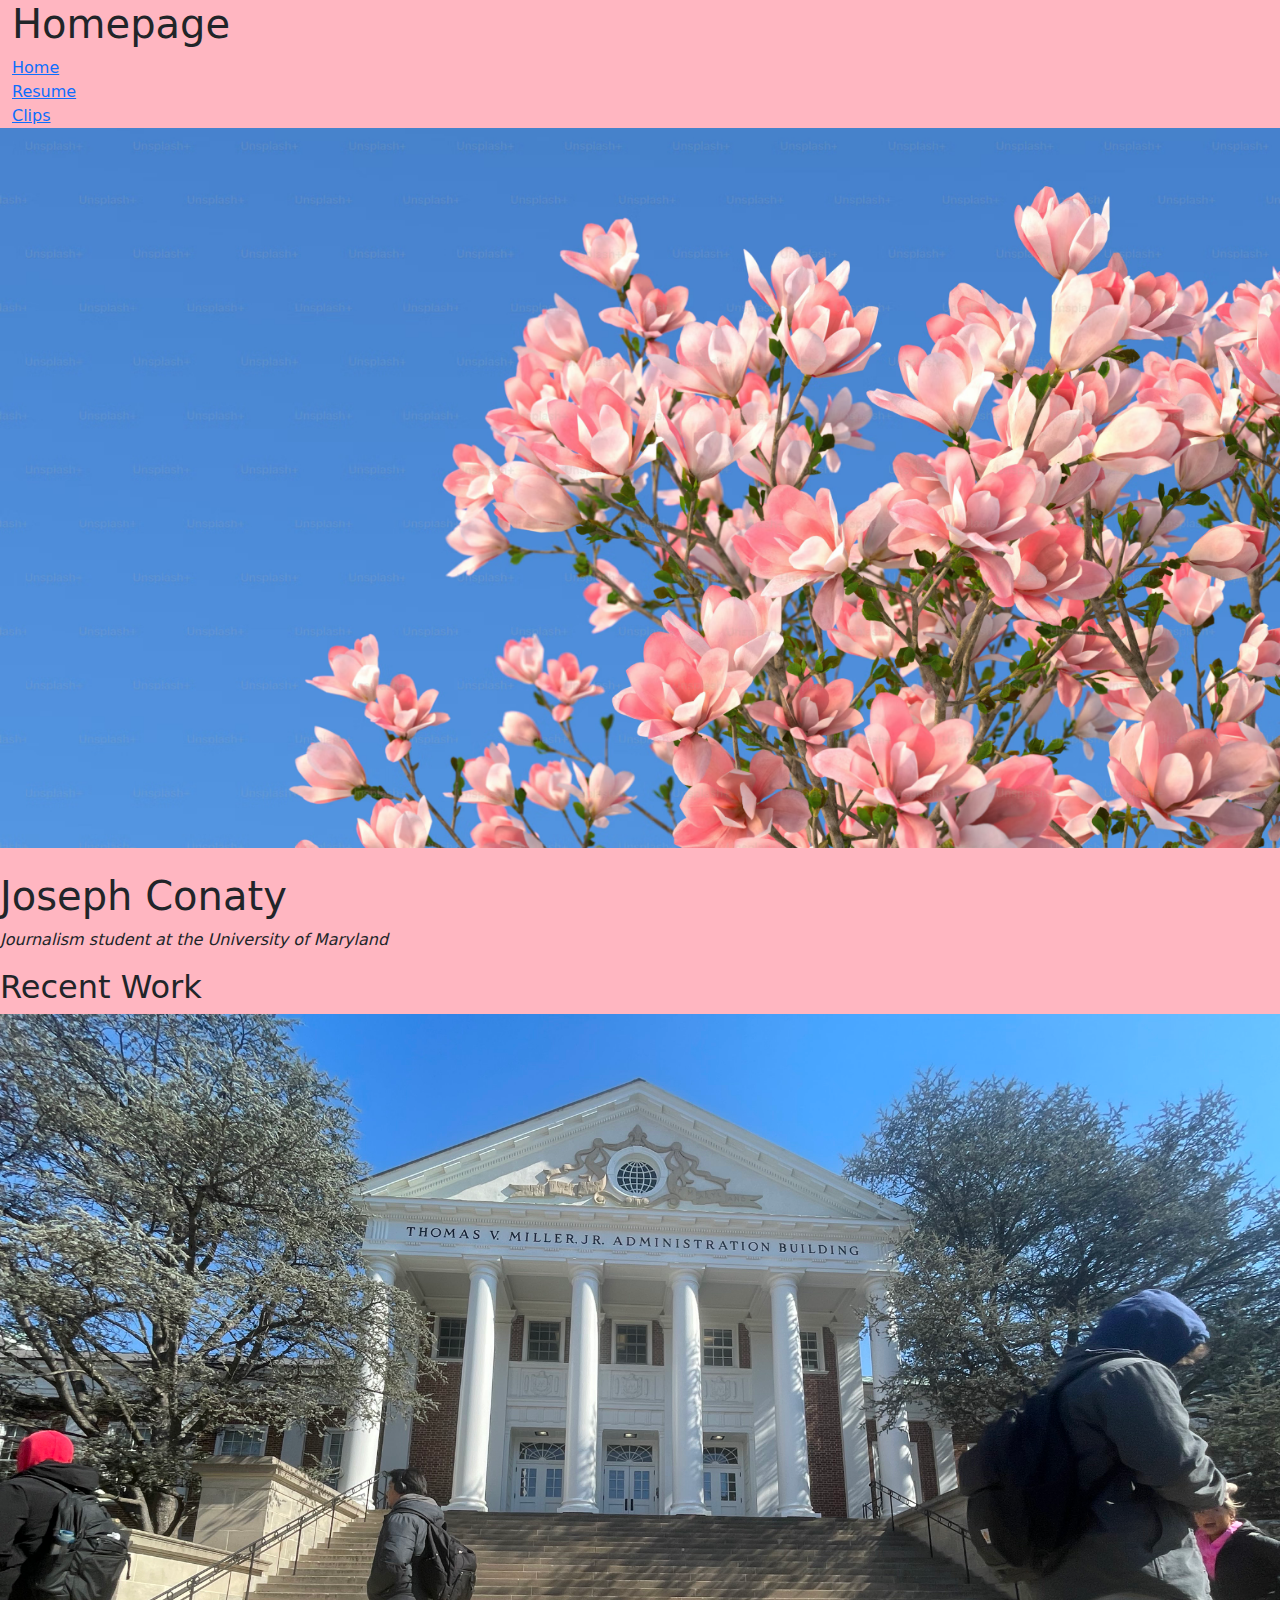
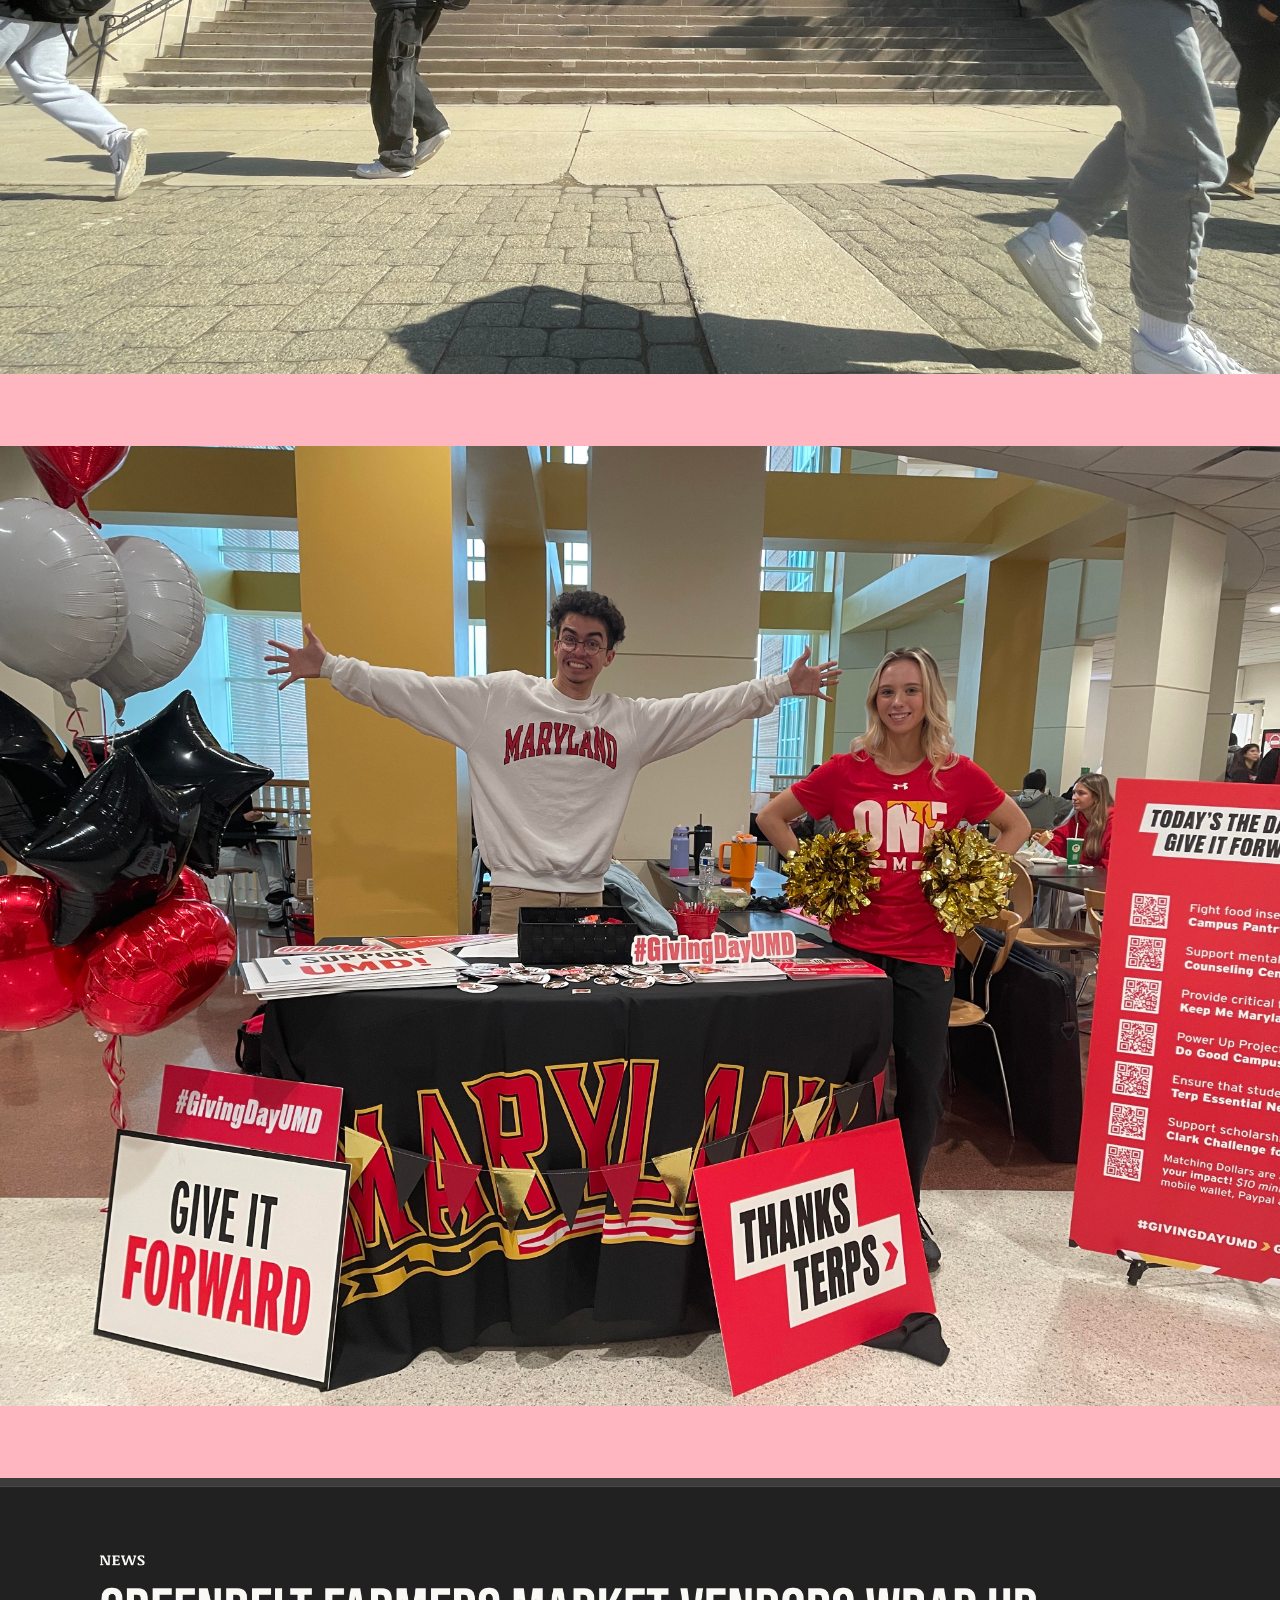
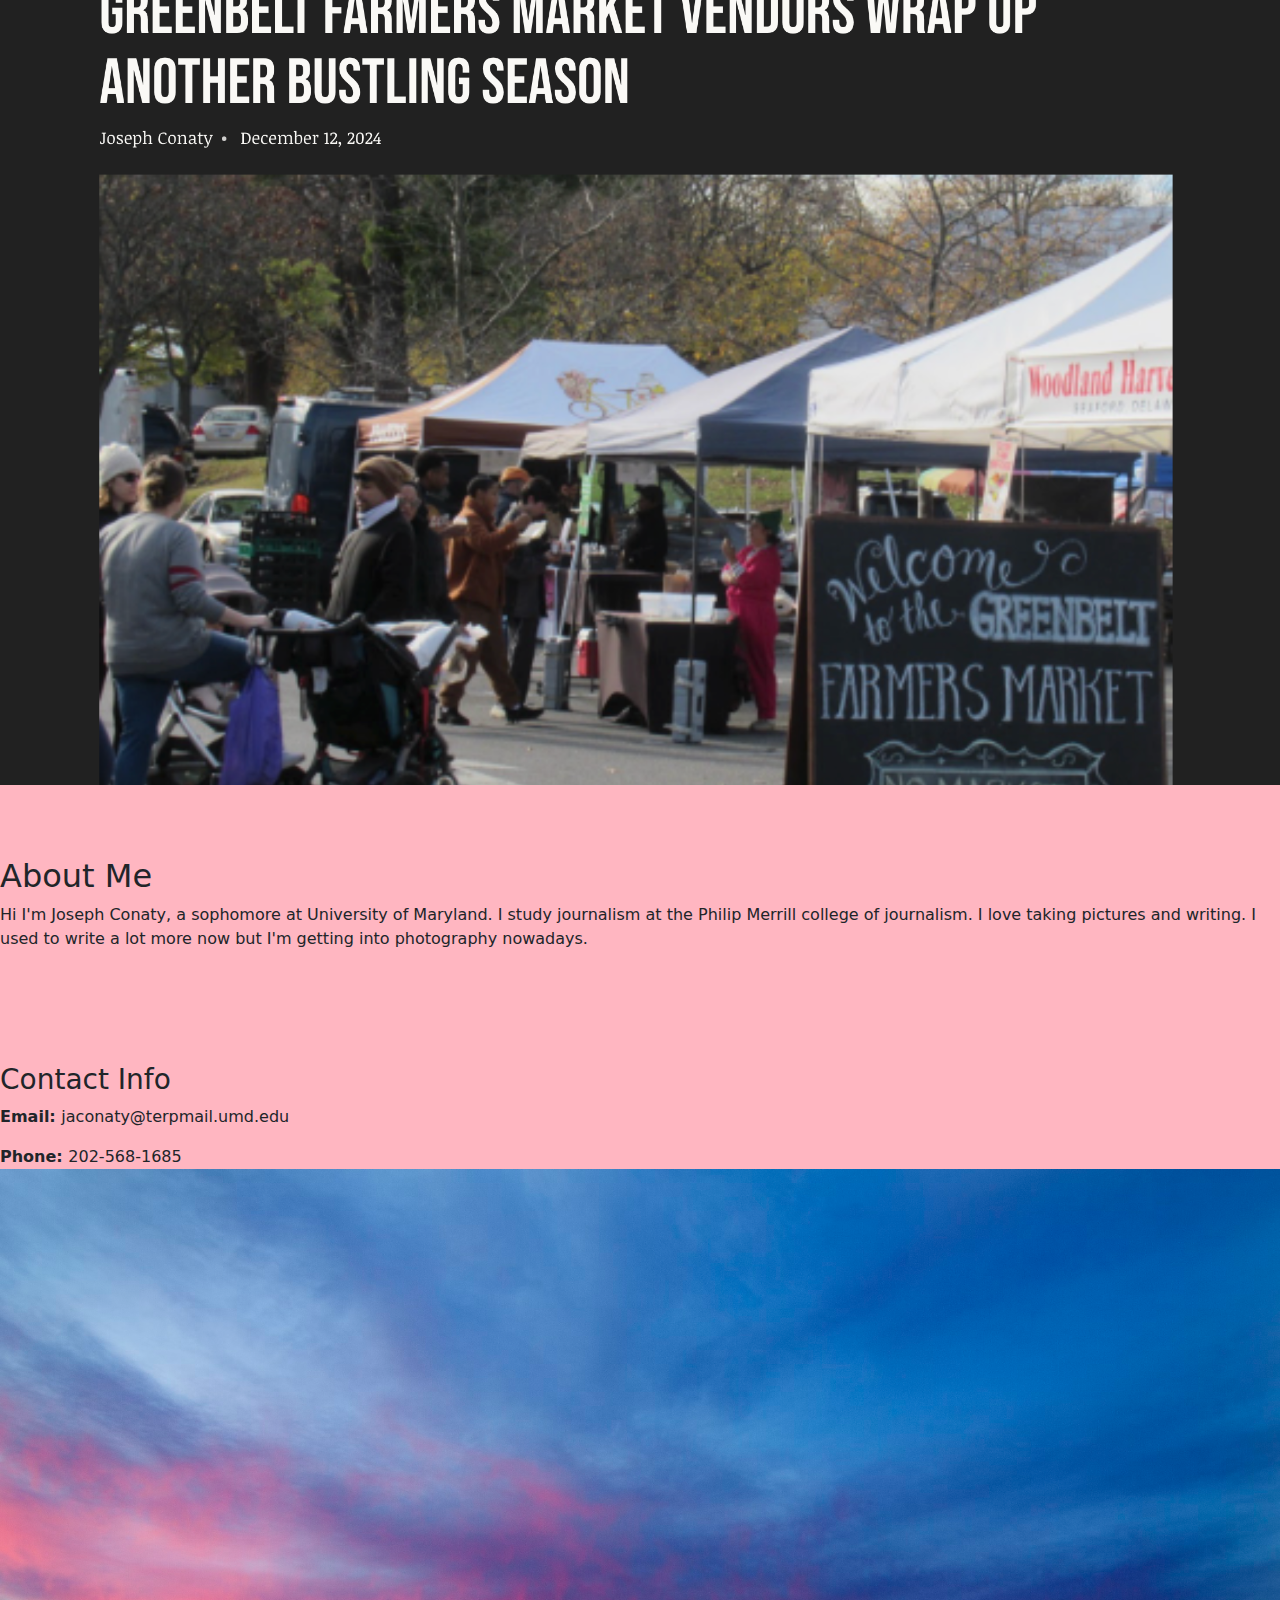
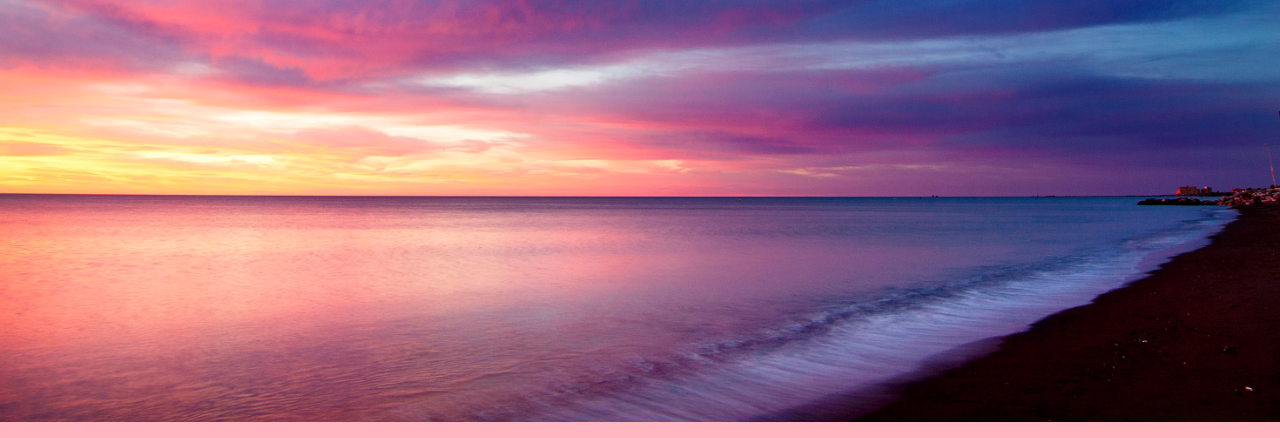
<file: index.html>
<!DOCTYPE html>
<html lang="en">

<head>
    <meta charset="UTF-8">
    <meta name="viewport" content="width=device-width, initial-scale=1.0">
    <title>Document</title>
    <script src="https://cdn.jsdelivr.net/npm/@popperjs/core@2.11.8/dist/umd/popper.min.js"
        integrity="sha384-I7E8VVD/ismYTF4hNIPjVp/Zjvgyol6VFvRkX/vR+Vc4jQkC+hVqc2pM8ODewa9r"
        crossorigin="anonymous"></script>
    <script src="https://cdn.jsdelivr.net/npm/bootstrap@5.3.3/dist/js/bootstrap.min.js"
        integrity="sha384-0pUGZvbkm6XF6gxjEnlmuGrJXVbNuzT9qBBavbLwCsOGabYfZo0T0to5eqruptLy"
        crossorigin="anonymous"></script>
    <link href="https://cdn.jsdelivr.net/npm/bootstrap@5.3.3/dist/css/bootstrap.min.css" rel="stylesheet"
        integrity="sha384-QWTKZyjpPEjISv5WaRU9OFeRpok6YctnYmDr5pNlyT2bRjXh0JMhjY6hW+ALEwIH" crossorigin="anonymous">
    <link rel="stylesheet" href="site/css/style.css">
</head>

<header>
    <div class="container-fluid">
        <div class="row justify-content-center align-items-end">
            <h1> Homepage </h1>
            <a href="#"> Home</a>
            <a href="../resume/"> Resume </a>
            <a href="../clips/"> Clips </a>
</header>
</div>
</div>


    <img src="site/imgs/pinkflower.jpg" alt="flower" class="img-fluid">
    <br>
    </br>
    <h1> Joseph Conaty</h1>
    <p> <i> Journalism student at the University of Maryland </i> </p>


<body>
   <h2> Recent Work </h2>
    <img src="site/imgs/presidentsofficeclose2.jpg" alt="president" class="img-fluid">
    <br>
    </br>
    <br>
    </br>
    <img src="site/imgs/givingday.jpg" alt="giving day" class="img-fluid">
    <br>
    </br>
    <br>
    </br>
    <img src="site/imgs/farmersmarket.png" alt="farmer" class="img-fluid">
</body>
<br>
</br>
<br>
</br>

<h2> About Me </h2>
<p> Hi I'm Joseph Conaty, a sophomore at University of Maryland. I study journalism at the Philip Merrill college of journalism. I love taking pictures and writing. I used to write a lot more now but I'm getting into photography nowadays.</p>
<br>
</br>
<br>
</br>

<h3> Contact Info </h3>
<p> <b> Email: </b> jaconaty@terpmail.umd.edu 
   </p>
<p> 
    <b> Phone: </b> 202-568-1685
<br>
<img src = "site/imgs/sunsetsigma.jpg" alt="sunset" class = "img-fluid">
</br>
</p>
</html>
</file>
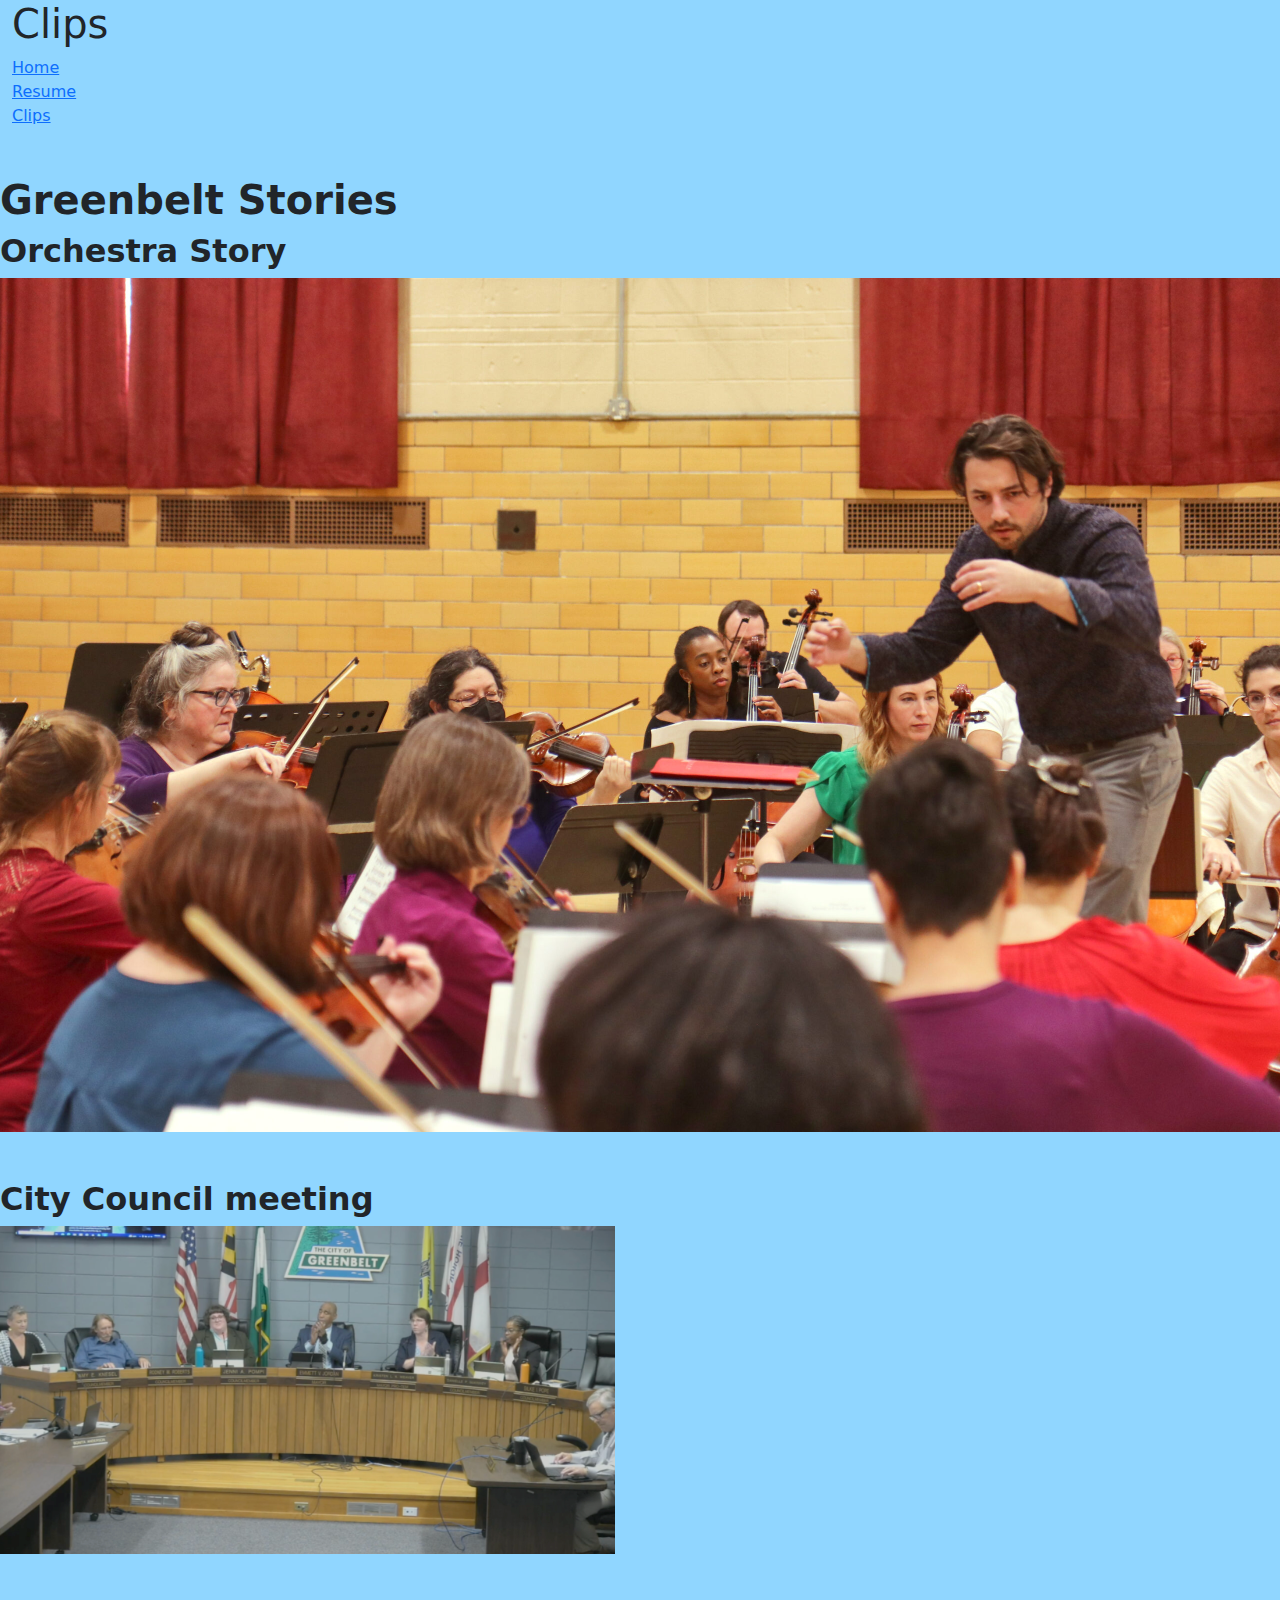
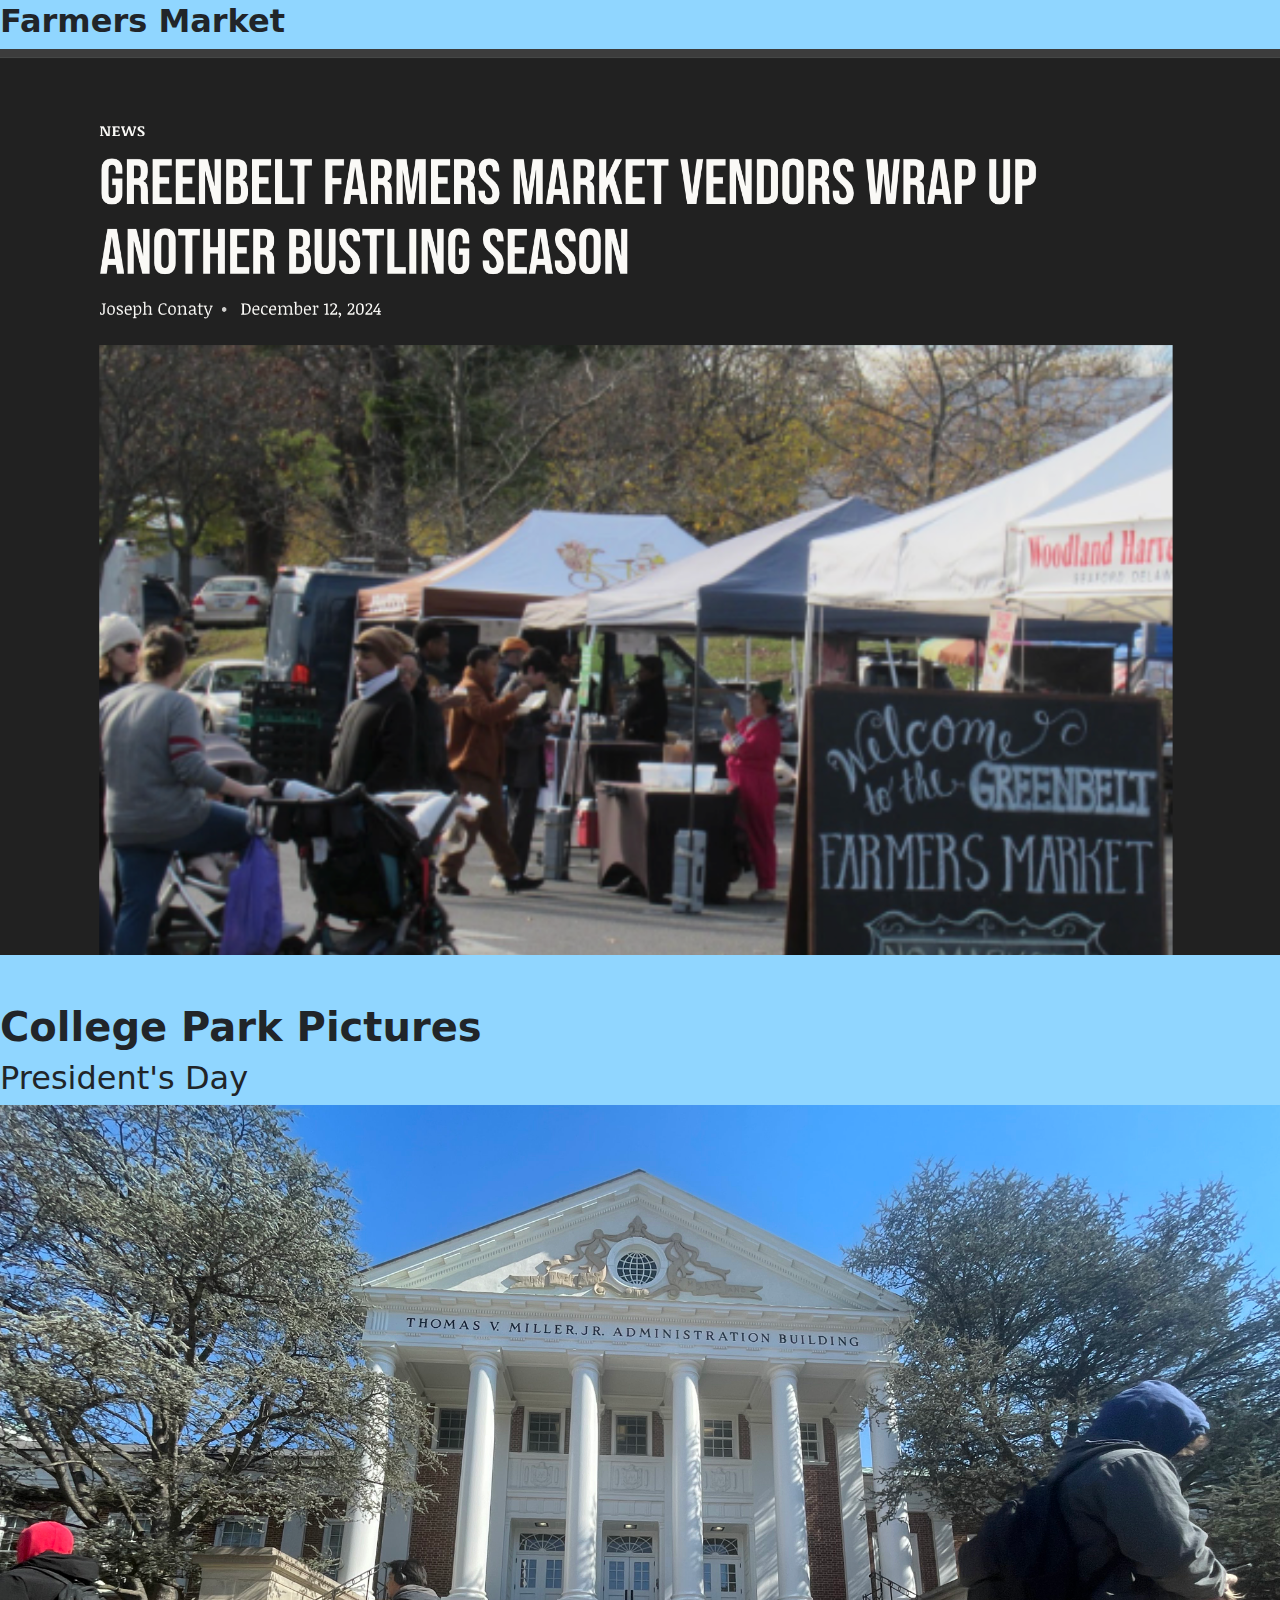
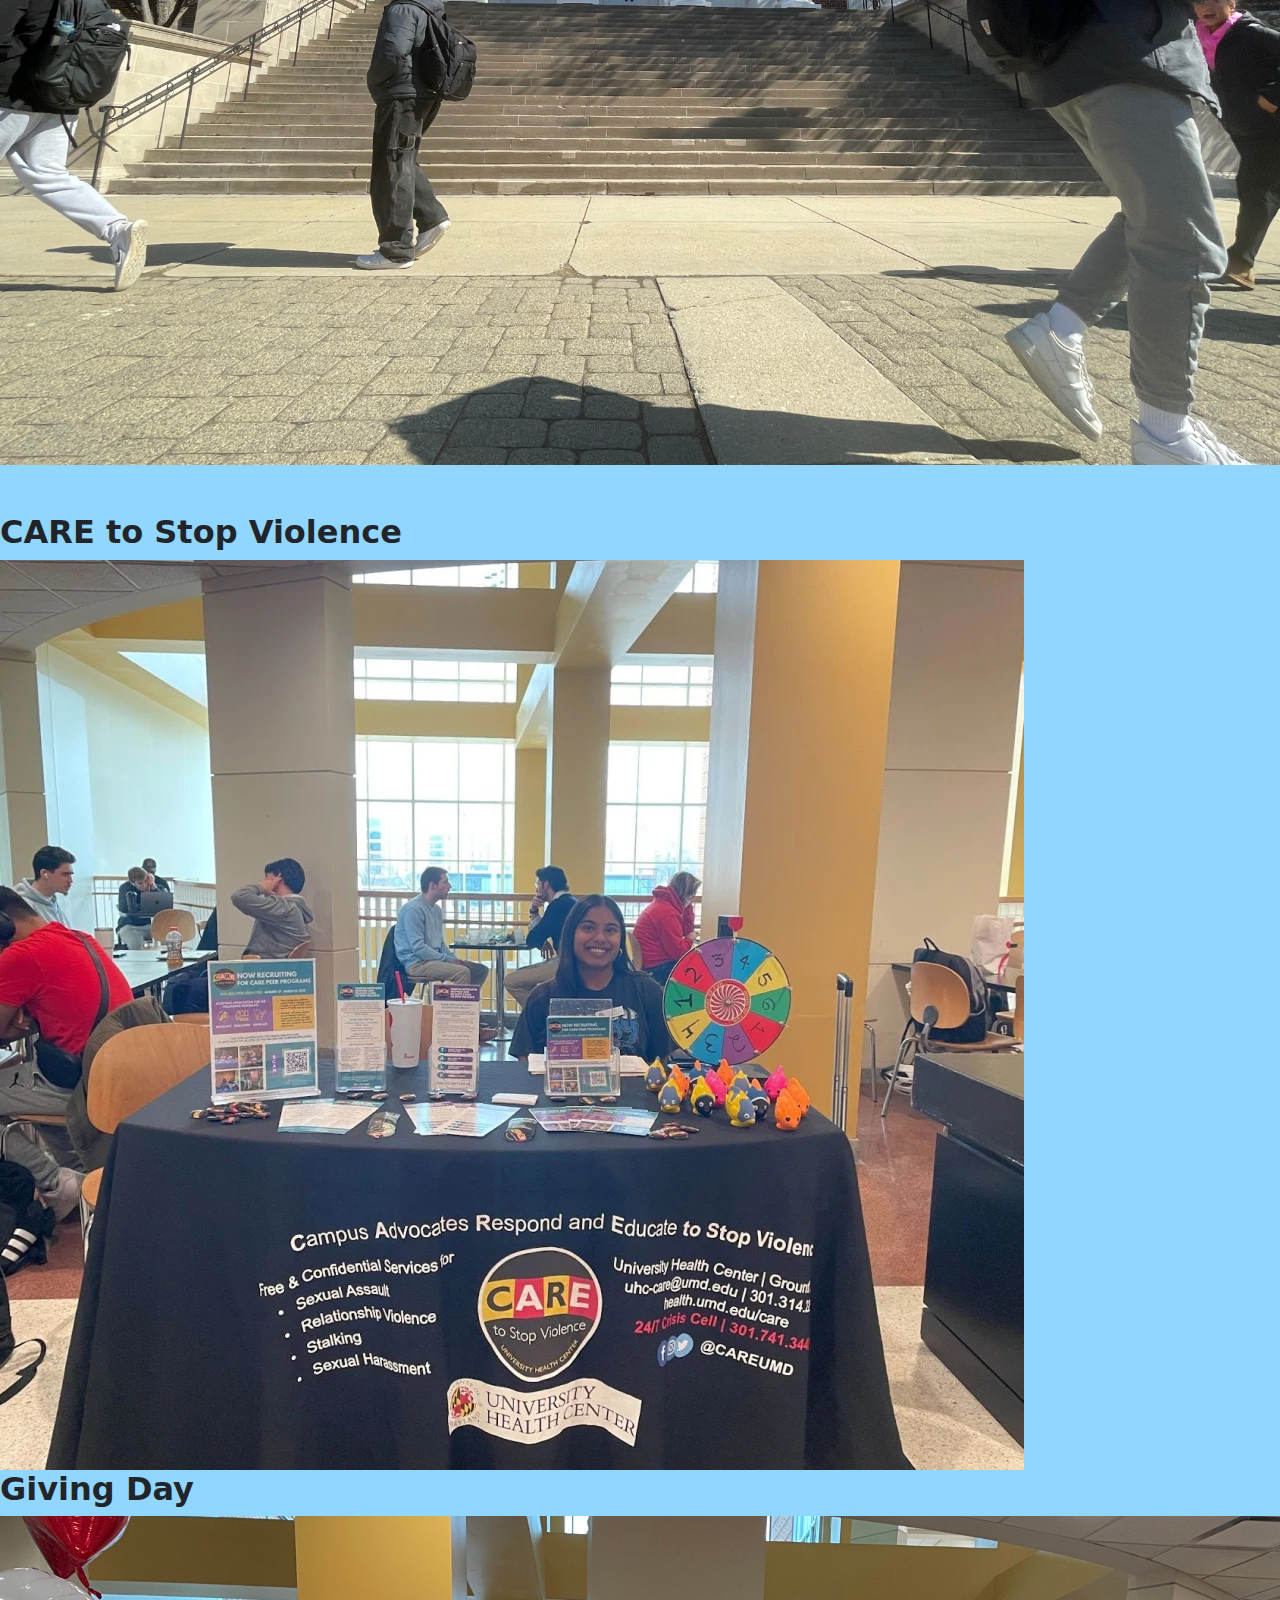
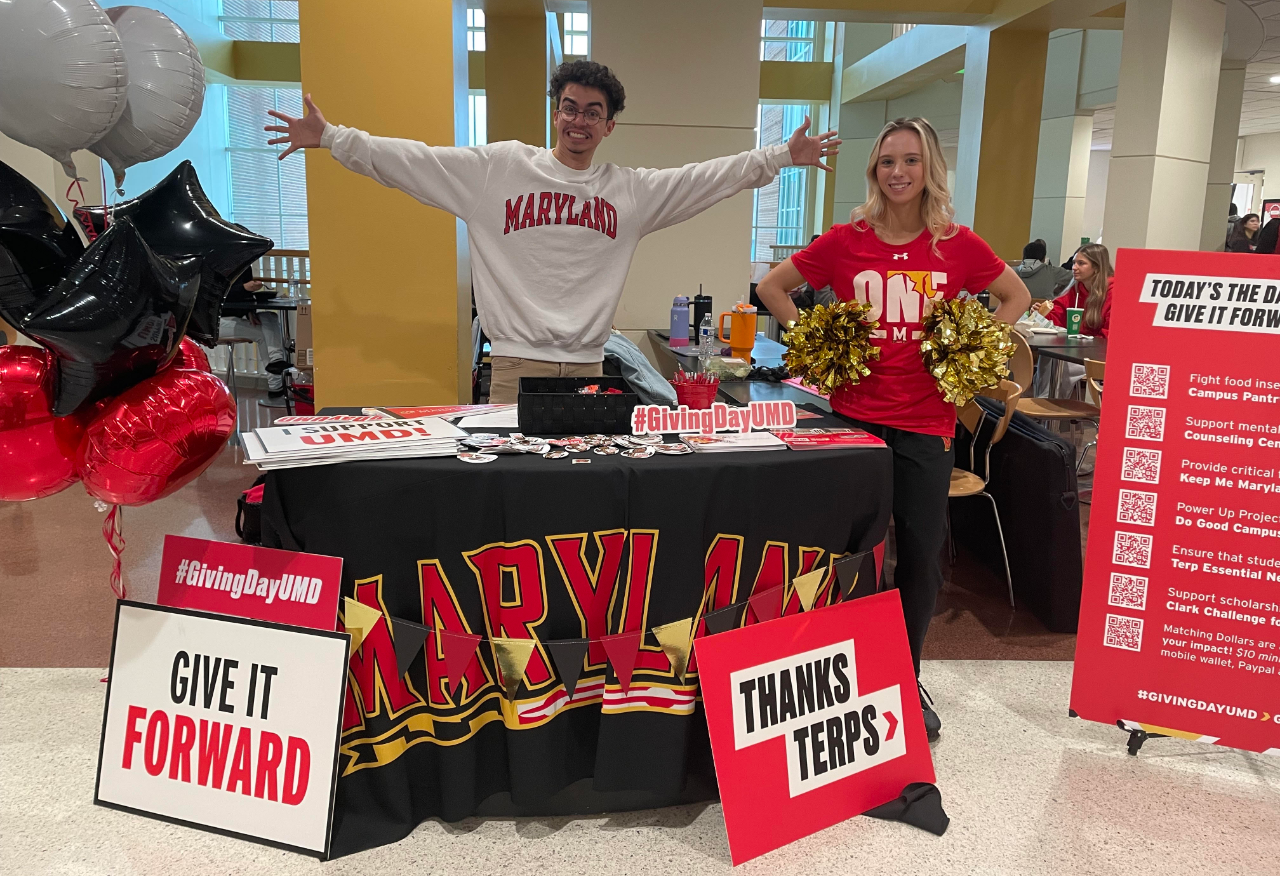
<file: clips/index.html>
<!DOCTYPE html>
<html lang="en">
<main>
<head>
    <meta charset="UTF-8">
    <meta name="viewport" content="width=device-width, initial-scale=1.0">
    <title>Clips</title>
    <script src="https://cdn.jsdelivr.net/npm/@popperjs/core@2.11.8/dist/umd/popper.min.js"
        integrity="sha384-I7E8VVD/ismYTF4hNIPjVp/Zjvgyol6VFvRkX/vR+Vc4jQkC+hVqc2pM8ODewa9r"
        crossorigin="anonymous"></script>
    <script src="https://cdn.jsdelivr.net/npm/bootstrap@5.3.3/dist/js/bootstrap.min.js"
        integrity="sha384-0pUGZvbkm6XF6gxjEnlmuGrJXVbNuzT9qBBavbLwCsOGabYfZo0T0to5eqruptLy"
        crossorigin="anonymous"></script>
    <link href="https://cdn.jsdelivr.net/npm/bootstrap@5.3.3/dist/css/bootstrap.min.css" rel="stylesheet"
        integrity="sha384-QWTKZyjpPEjISv5WaRU9OFeRpok6YctnYmDr5pNlyT2bRjXh0JMhjY6hW+ALEwIH" crossorigin="anonymous">
    <link rel="stylesheet" href="../site/css/style.css">
</head>

<header>

    <div class="container-fluid">
        <div class="row justify-content-center align-items-end">
            <h1> Clips </h1>
            <a href="../"> Home</a>
            <a href="../resume/"> Resume </a>
            <a href="#"> Clips </a>
</header>
</div>
</div>
    <br> 
    <br> 
    <h1> <b> Greenbelt Stories </b> </h1>
    <h2> <b> Orchestra Story </b> </h2>
    <a href="https://www.greenbeltnewsreview.com/news-stories/from-dream-to-reality-the-greenbelt-community-orchestra/?highlight=joseph+conaty"> 
    <img src = "../site/imgs/orchestra.jpg" alt = "orchestra performance" class = "img-fluid" style = "height: 95 px; width: 100 px">
    </a>

    <br>
    <br> 
    <br> 

    <h2> <b> City Council meeting </b></h2>
    <a href ="https://blackexplosionnews.com/2024/10/08/blog-2024-10-8-fgwqin9105db2i44sz0r9jxen6suvs/">
    <img src = "../site/imgs/council.png" a;t = "council meeting" class = "img-fluid">
    </a>

    <br>
    <br> 
    <br> 

    <h2> <b> Farmers Market </b> </h2>
    <a href = "https://blackexplosionnews.com/2024/12/12/blog-2024-12-9-greenbelt-farmers-market-vendors-wrap-up-another-bustling-season/">
    <img src = "../site/imgs/farmersmarket.png" alt = "farmers market" class = "img-fluid"> 
    </a> 

    <br> 
    <br>  
    <br> 

    <h1> <b> College Park Pictures </b> </h1>
    <h2> President's Day</h2>
    <a href = "https://umdsbs.wordpress.com/2025/02/22/umd-students-attend-class-on-presidents-day-voicing-discontent-over-the-holiday-schedule/"> 
    <img src = "../site/imgs/presidentsofficeclose2.jpg" alt = "pres office" class = "img-fluid">
    </a>

    <br>
    <br> 
    <br> 
    
    <h2> <b>CARE to Stop Violence </b></h2>
    <a href = "https://umdsbs.wordpress.com/2025/03/10/umds-care-program-empowers-students-to-change-campus-culture-around-sexual-violence/"> 
    <img src = "../site/imgs/care.png" alt = "stamp" class = "img-fluid">
    </a> 

    <h2> <b> Giving Day </b> </h2>
    <a href = "https://umdsbs.wordpress.com/2025/03/11/umds-annual-giving-day-raises-over-5-3-million-empowering-campus-causes-worldwide/">
    <img src = "../site/imgs/givingday.jpg" alt = "giving day" class = "img-fluid">
    </a> 

</main>
</html>
</file>
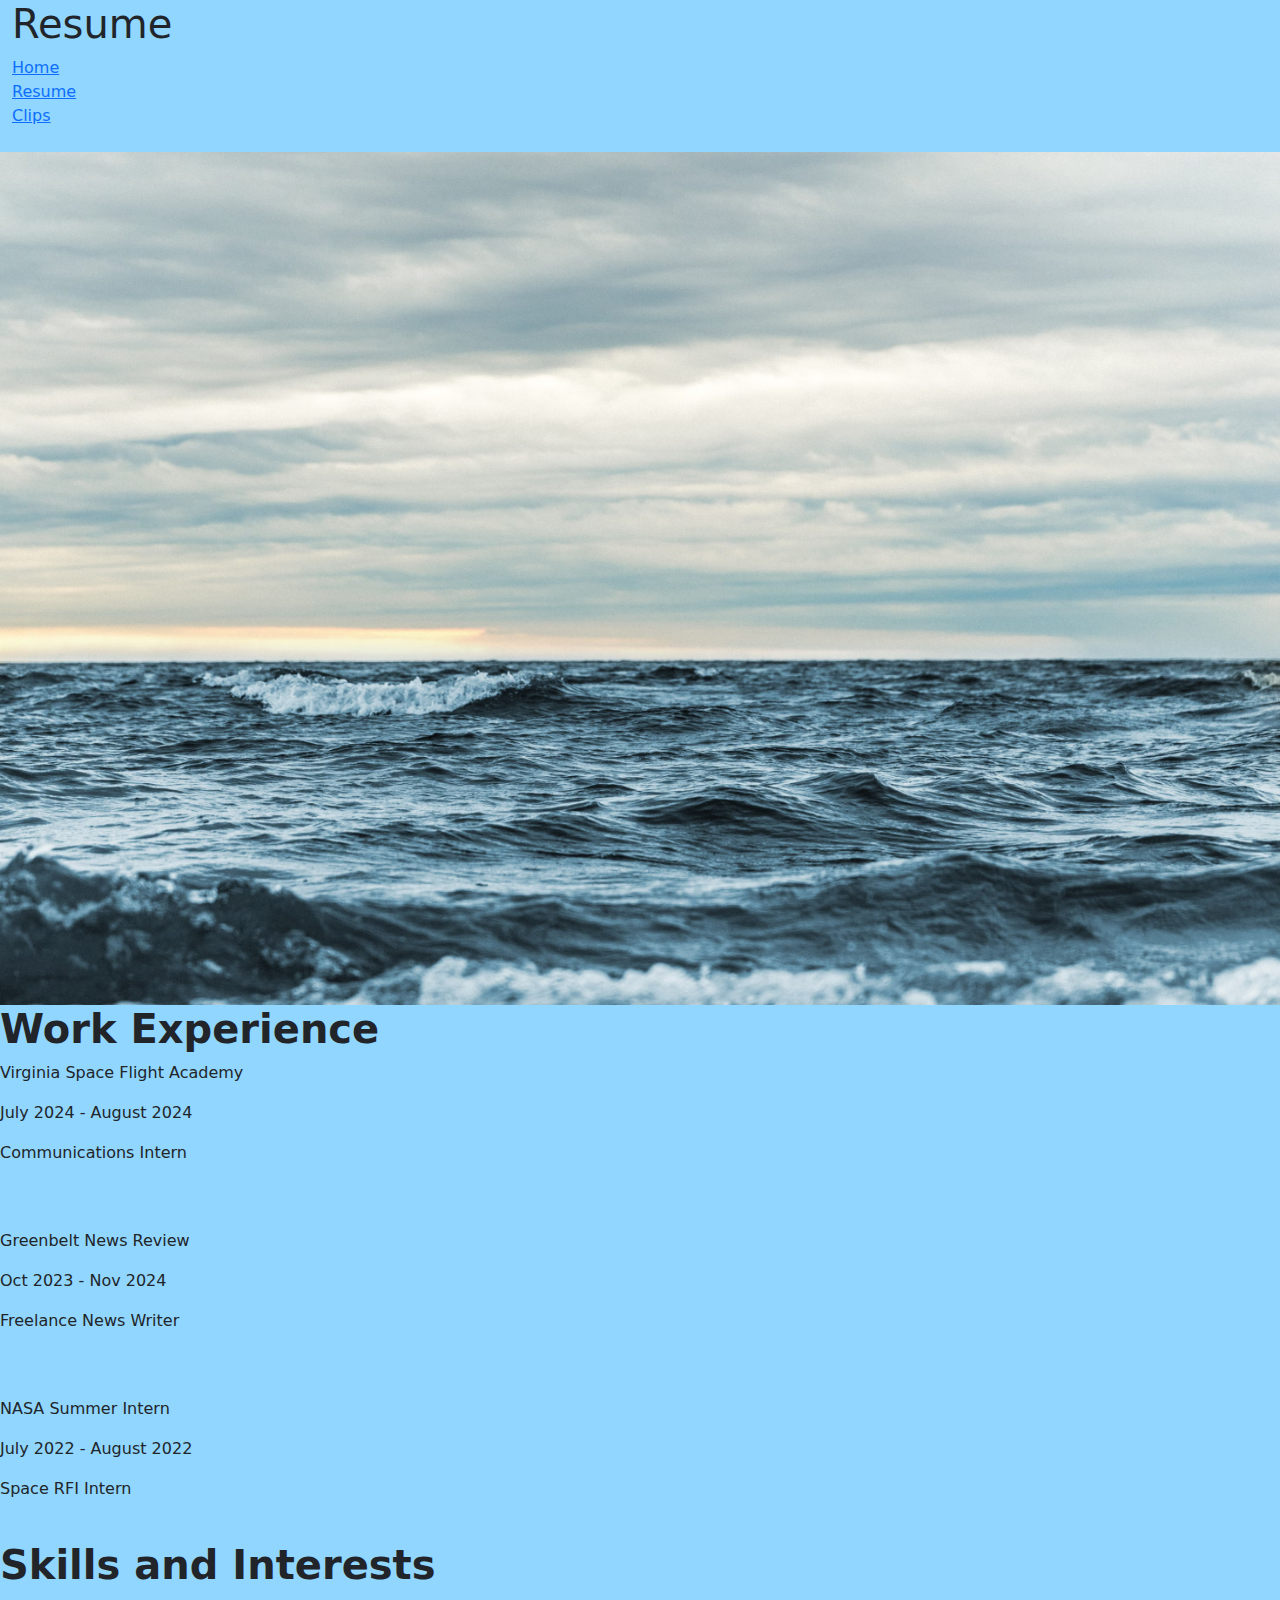
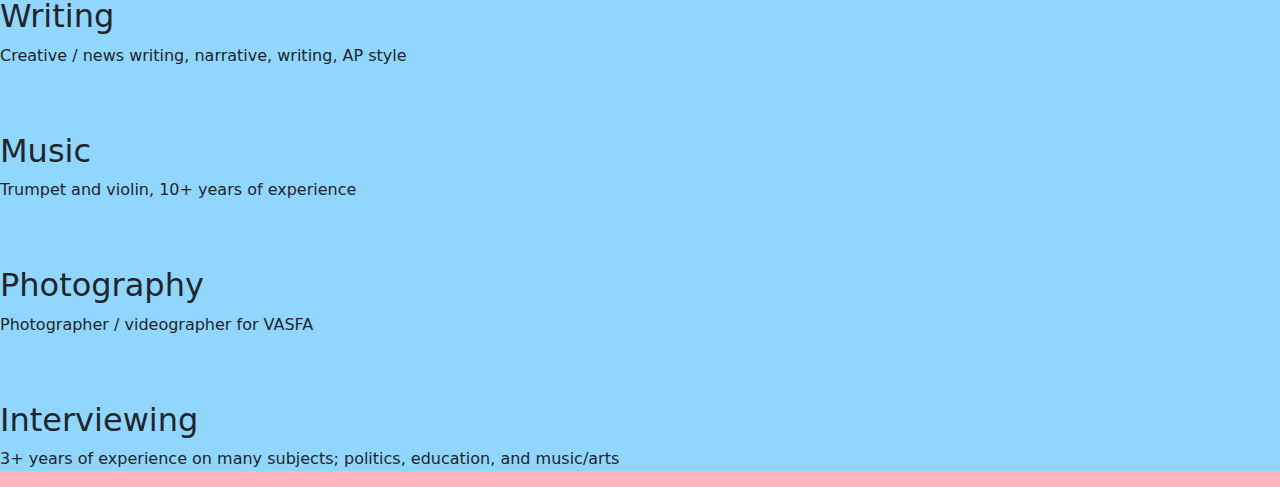
<file: resume/index.html>
<!DOCTYPE html>
<html lang="en">
<main>

    <head>
        <meta charset="UTF-8">
        <meta name="viewport" content="width=device-width, initial-scale=1.0">
        <title>Resume</title>
        <script src="https://cdn.jsdelivr.net/npm/@popperjs/core@2.11.8/dist/umd/popper.min.js"
            integrity="sha384-I7E8VVD/ismYTF4hNIPjVp/Zjvgyol6VFvRkX/vR+Vc4jQkC+hVqc2pM8ODewa9r"
            crossorigin="anonymous"></script>
        <script src="https://cdn.jsdelivr.net/npm/bootstrap@5.3.3/dist/js/bootstrap.min.js"
            integrity="sha384-0pUGZvbkm6XF6gxjEnlmuGrJXVbNuzT9qBBavbLwCsOGabYfZo0T0to5eqruptLy"
            crossorigin="anonymous"></script>
        <link href="https://cdn.jsdelivr.net/npm/bootstrap@5.3.3/dist/css/bootstrap.min.css" rel="stylesheet"
            integrity="sha384-QWTKZyjpPEjISv5WaRU9OFeRpok6YctnYmDr5pNlyT2bRjXh0JMhjY6hW+ALEwIH" crossorigin="anonymous">
        <link rel="stylesheet" href="../site/css/style.css">
    </head>

    <header>
        <div class="container-fluid">
            <div class="row justify-content-center align-items-end">
                <h1> Resume </h1>
                <a href="../"> Home</a>
                <a href="#"> Resume </a>
                <a href="../clips/"> Clips </a>
    </header>
    </div>
    </div>
    <br>
    <img src="../site/imgs/ocean.jpg" alt="ocean" class="img-fluid">
    <br>


    <h1> <b> Work Experience </b> </h1>
    <p> Virginia Space Flight Academy</p>
    <p> July 2024 - August 2024 </p>
    <p> Communications Intern </p>
    <br>

    <br>
    <p> Greenbelt News Review </p>
    <p> Oct 2023 - Nov 2024 </p>
    <p> Freelance News Writer </p>
    <br>

    <br>
    <p> NASA Summer Intern</p>
    <p> July 2022 - August 2022 </p>
    <p> Space RFI Intern </p>
    <br>
    <h1> <b> Skills and Interests</b></h1>
    <h2> Writing </h2>
    <p> Creative / news writing, narrative, writing, AP style</p>
    <br>

    <br>
    <h2> Music </h2>
    <p> Trumpet and violin, 10+ years of experience</p>
    <br>

    <br>
    <h2> Photography </h2>
    <p> Photographer / videographer for VASFA</p>
    <br>

    <br>
    <h2> Interviewing</h2>
    <p> 3+ years of experience on many subjects; politics, education, and music/arts</p>
</main>

</html>
</file>
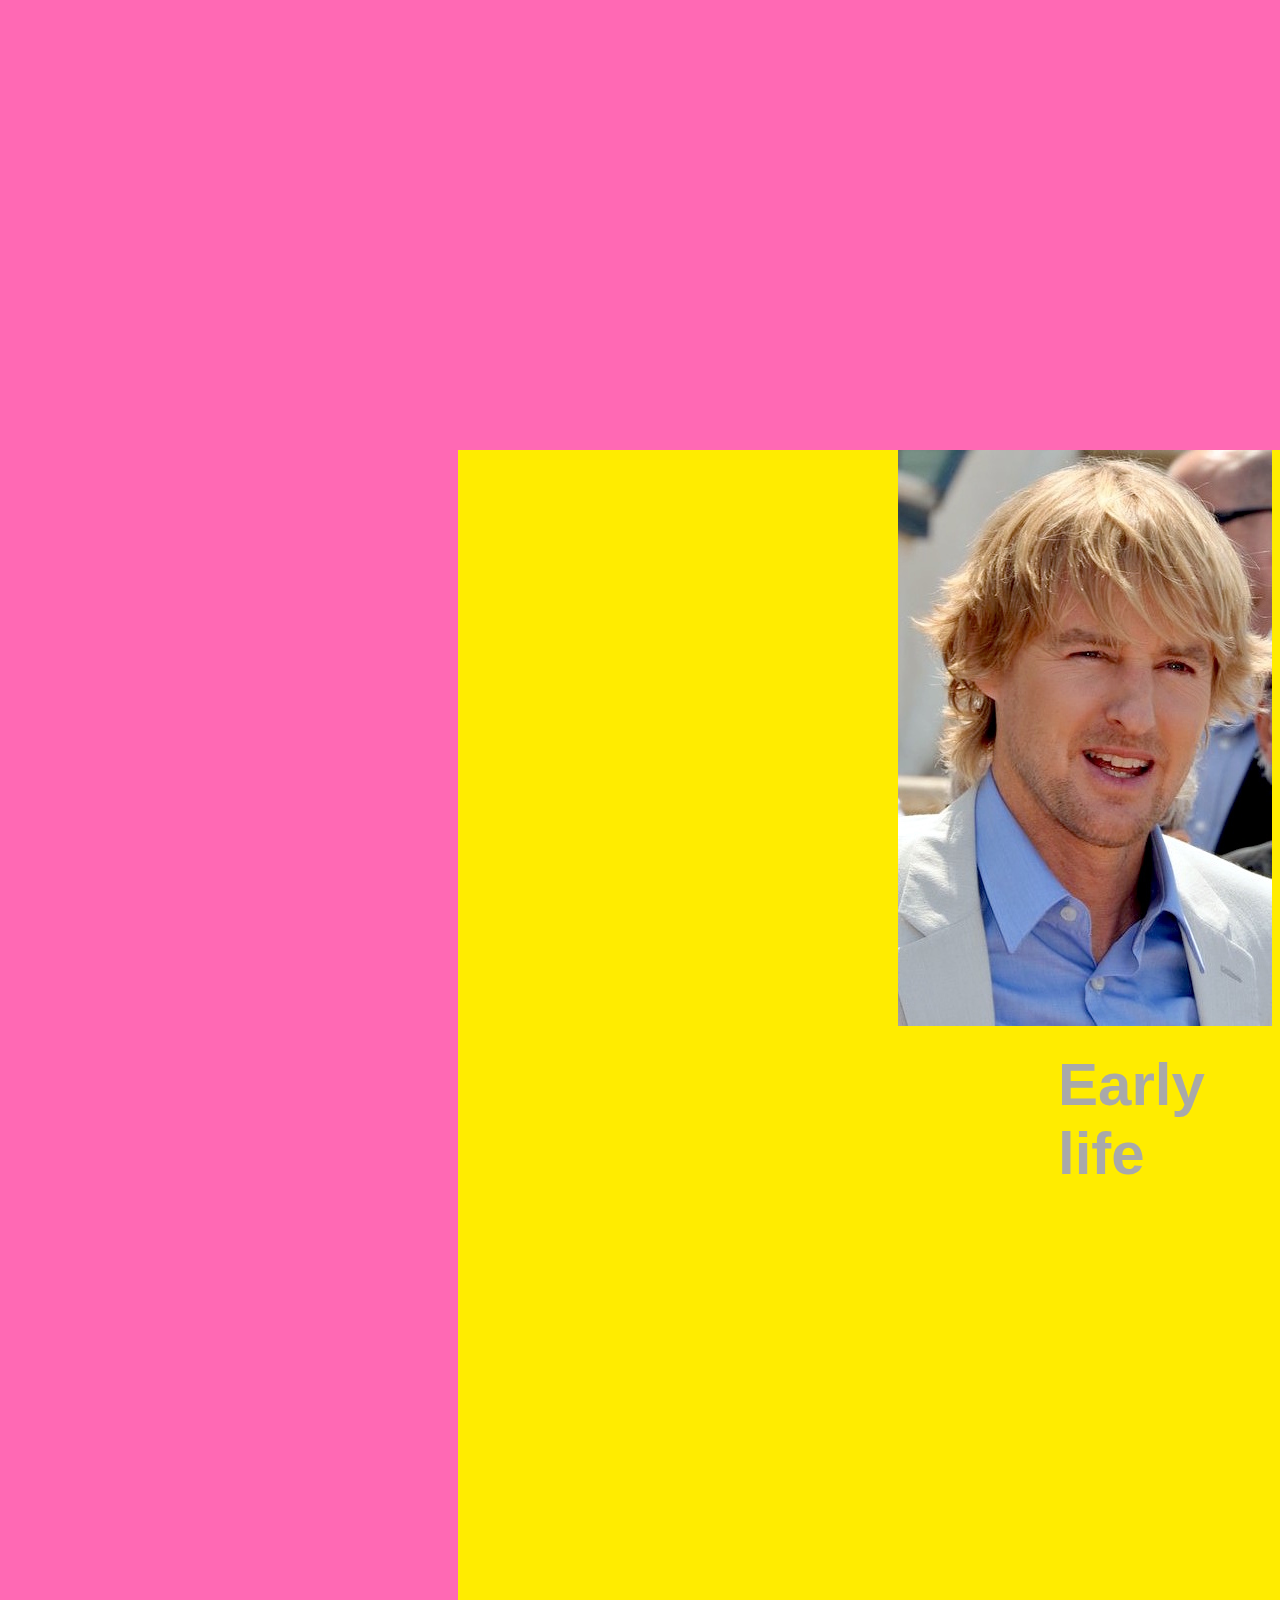
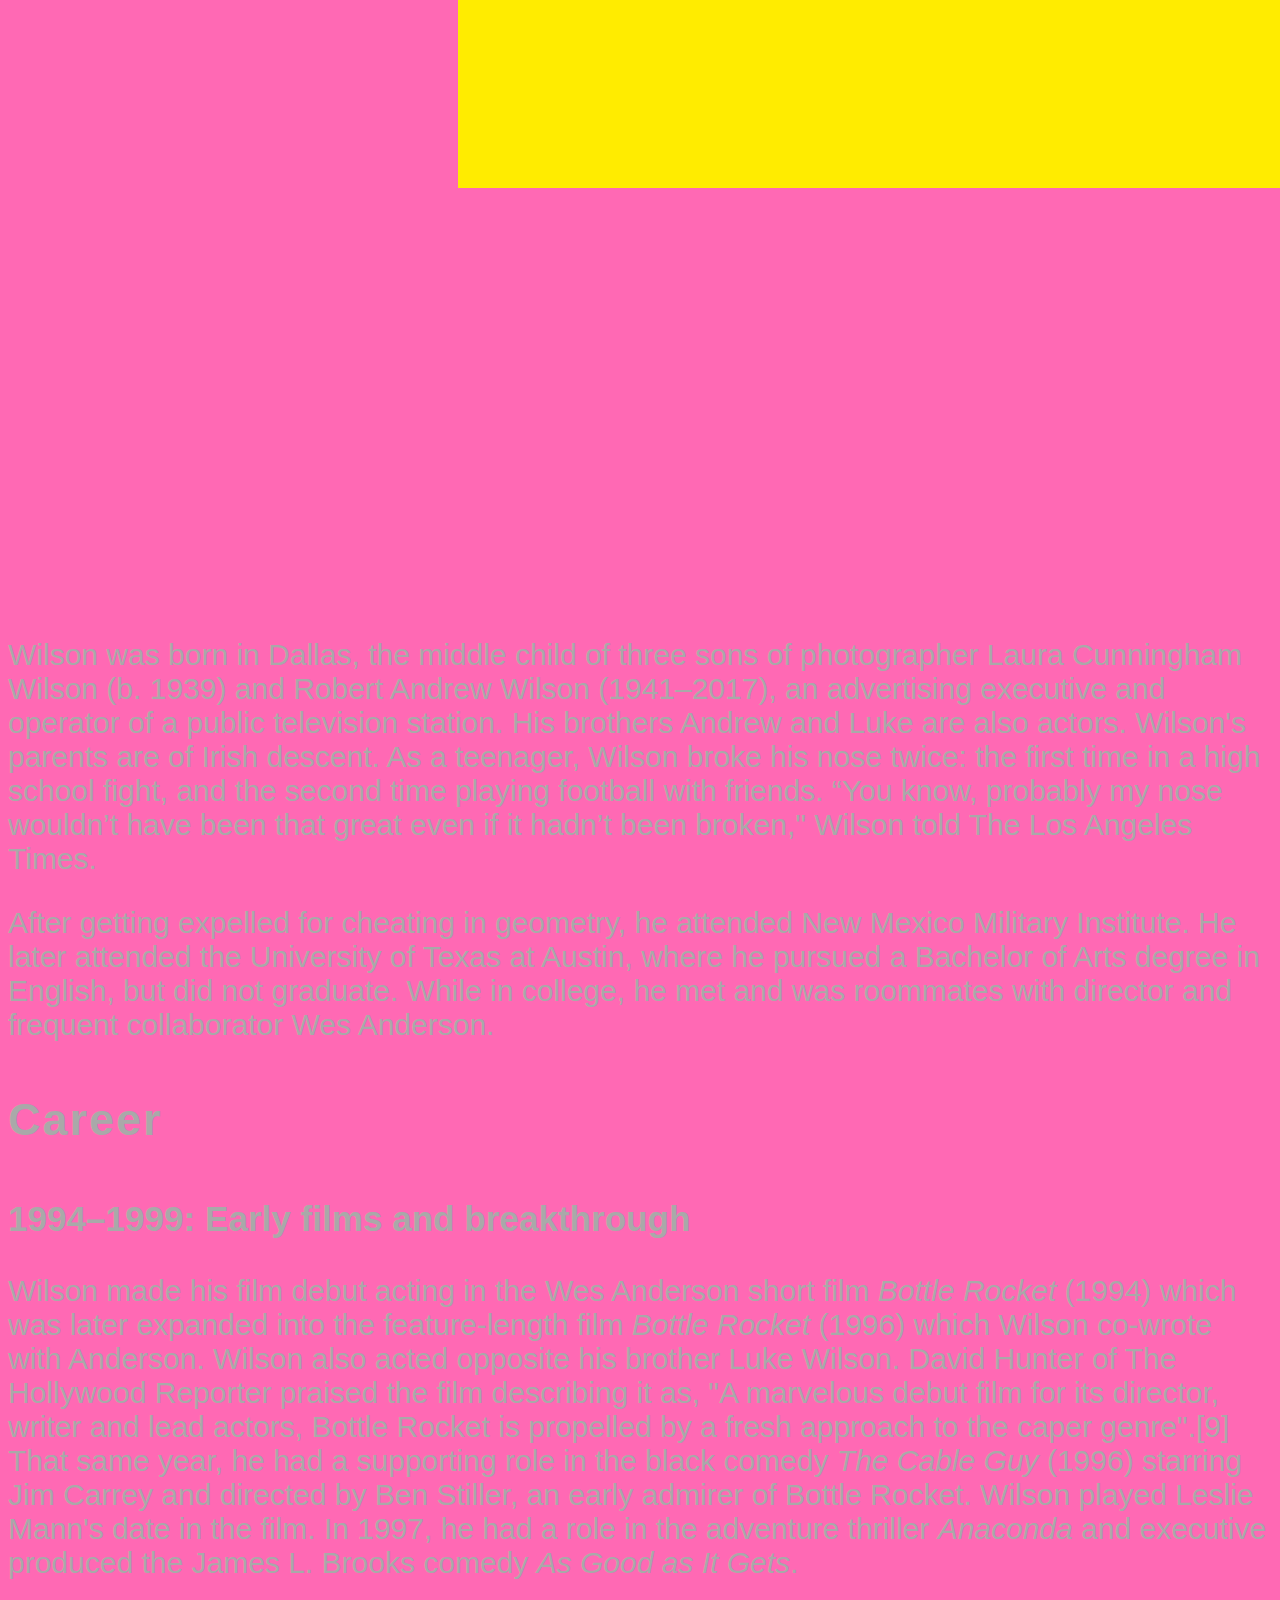
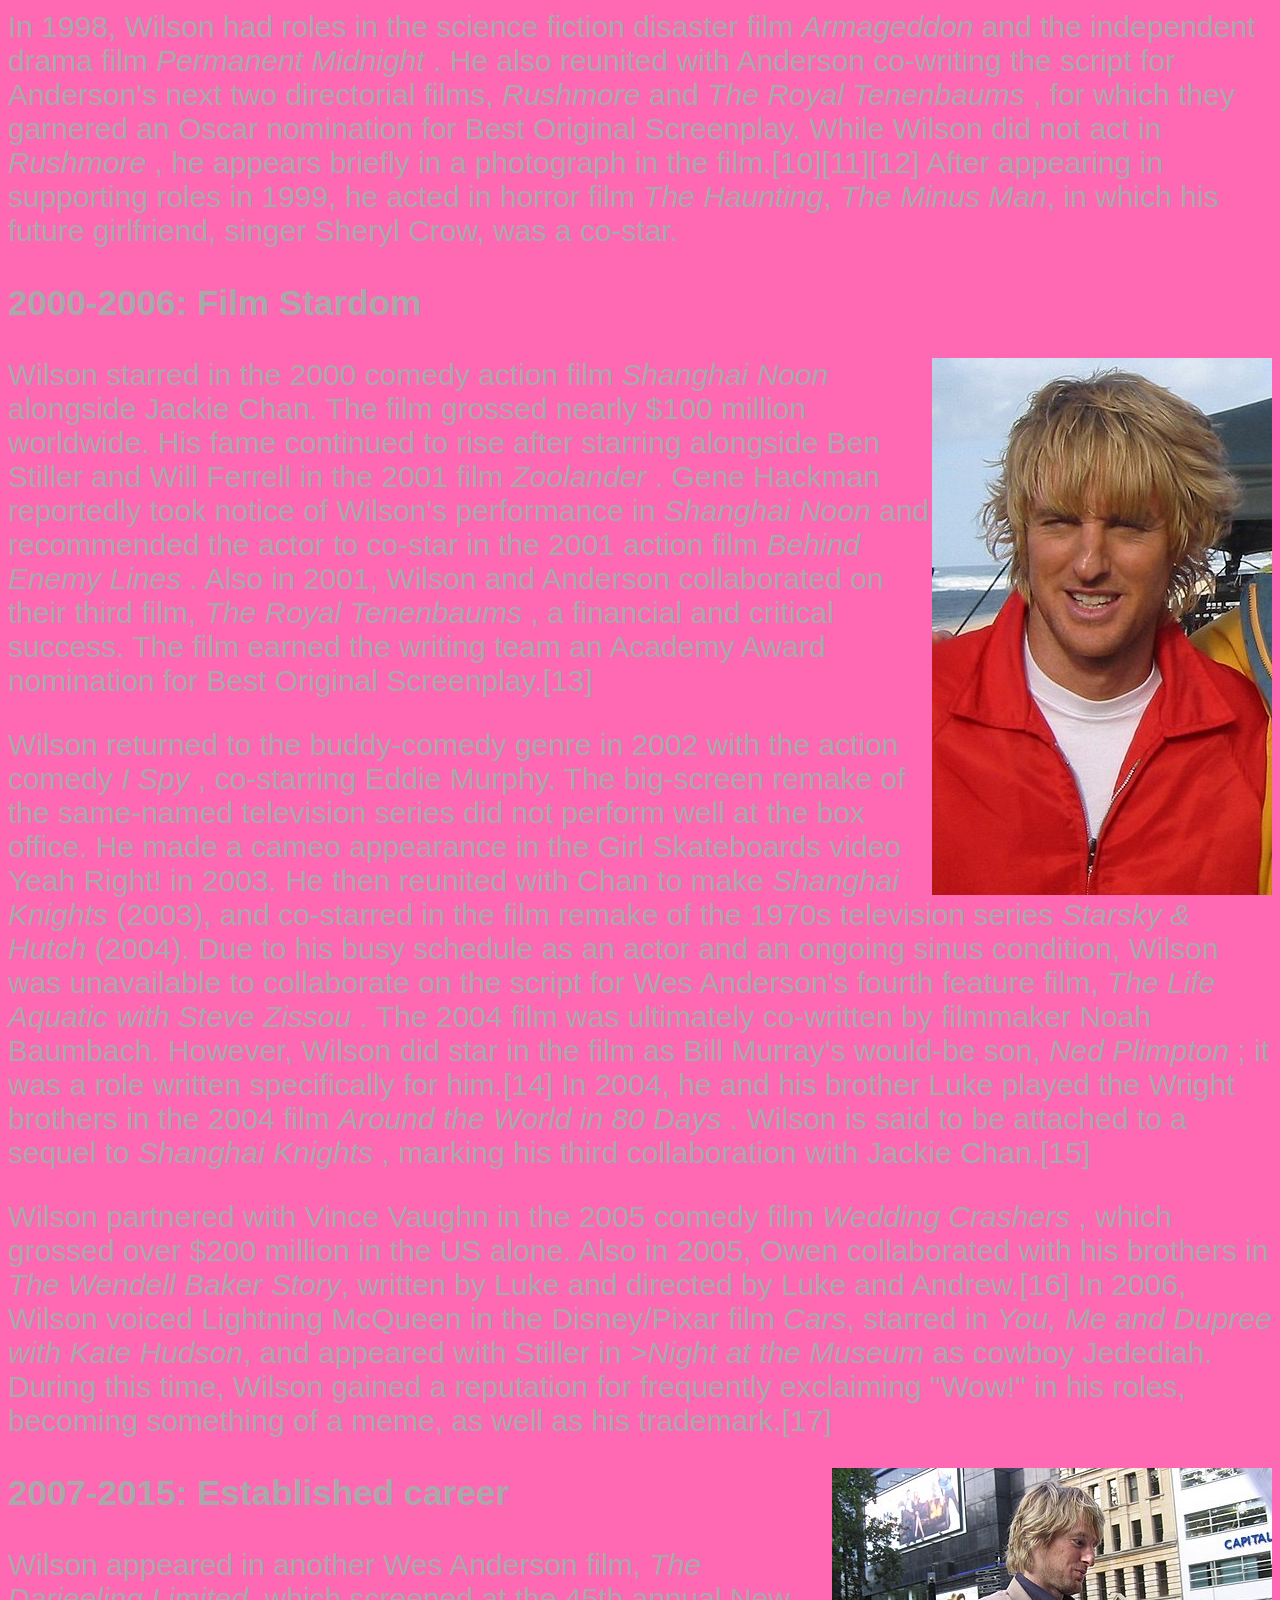
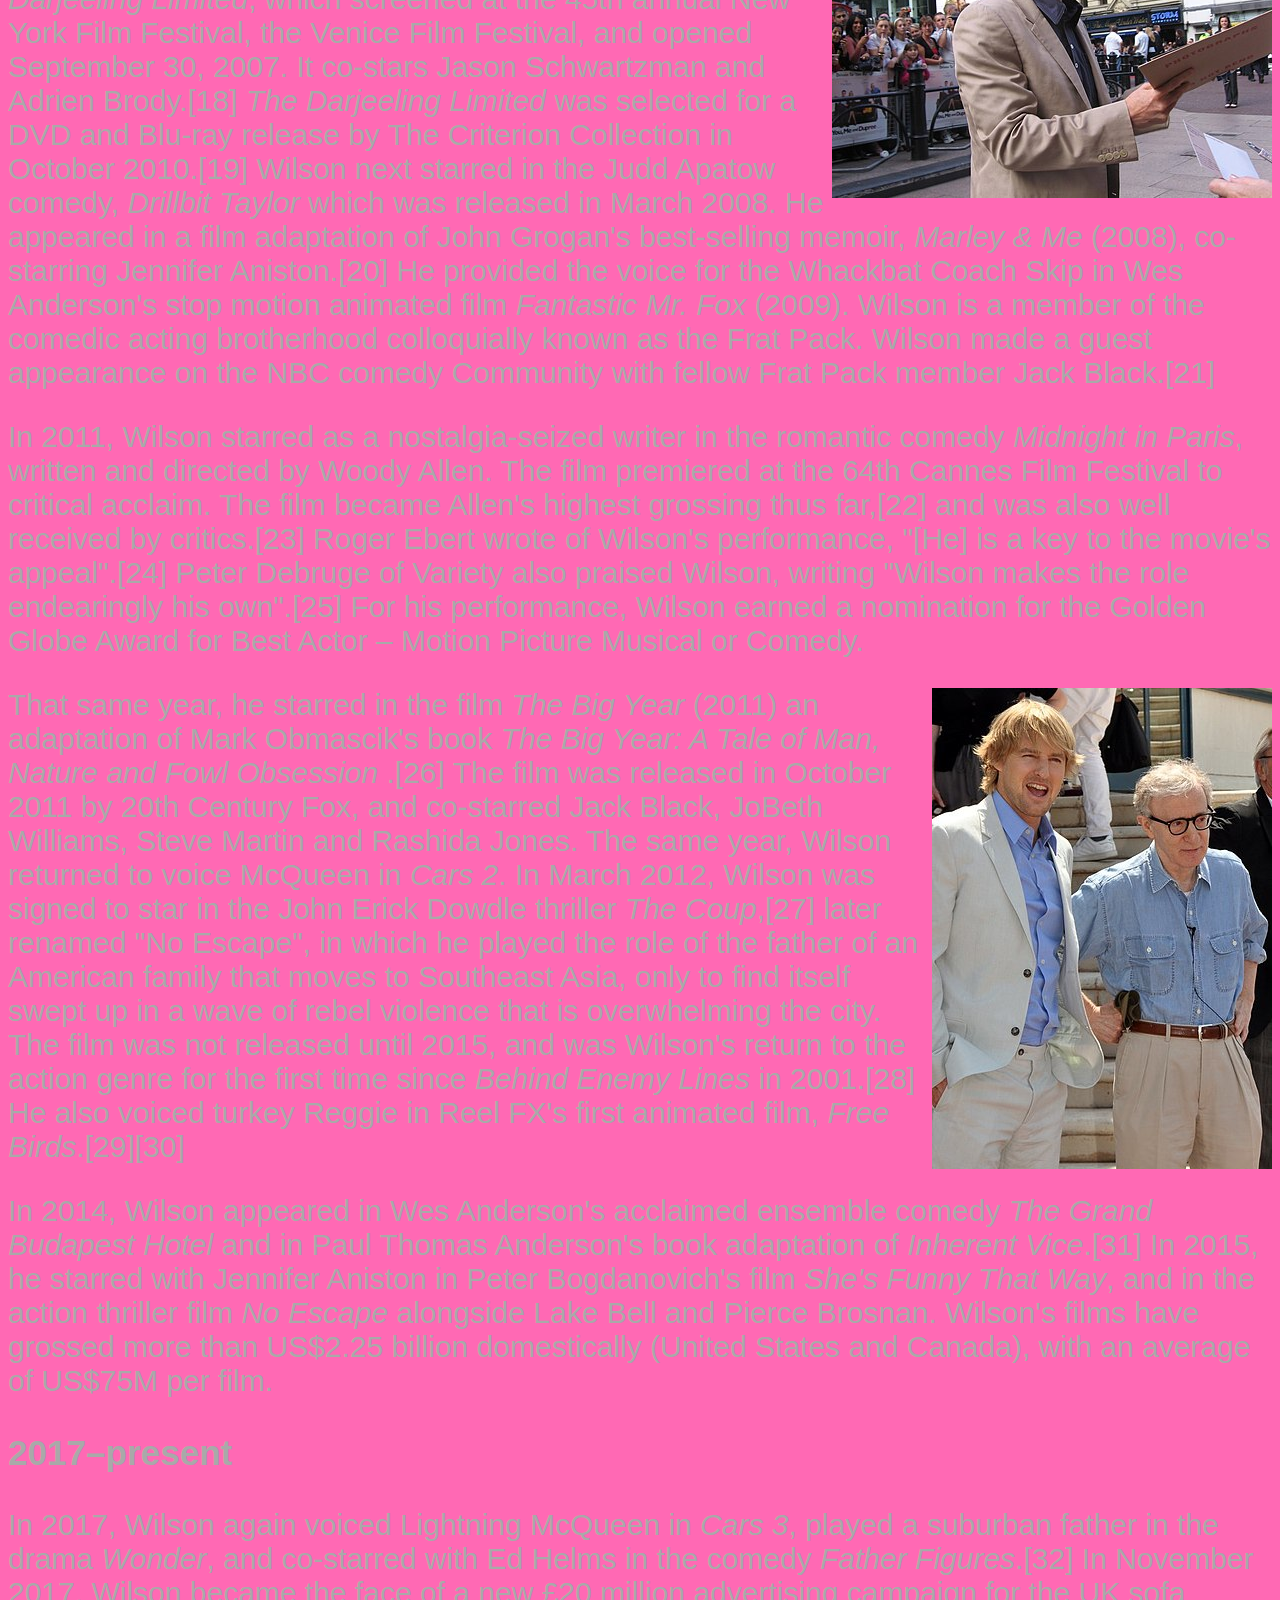
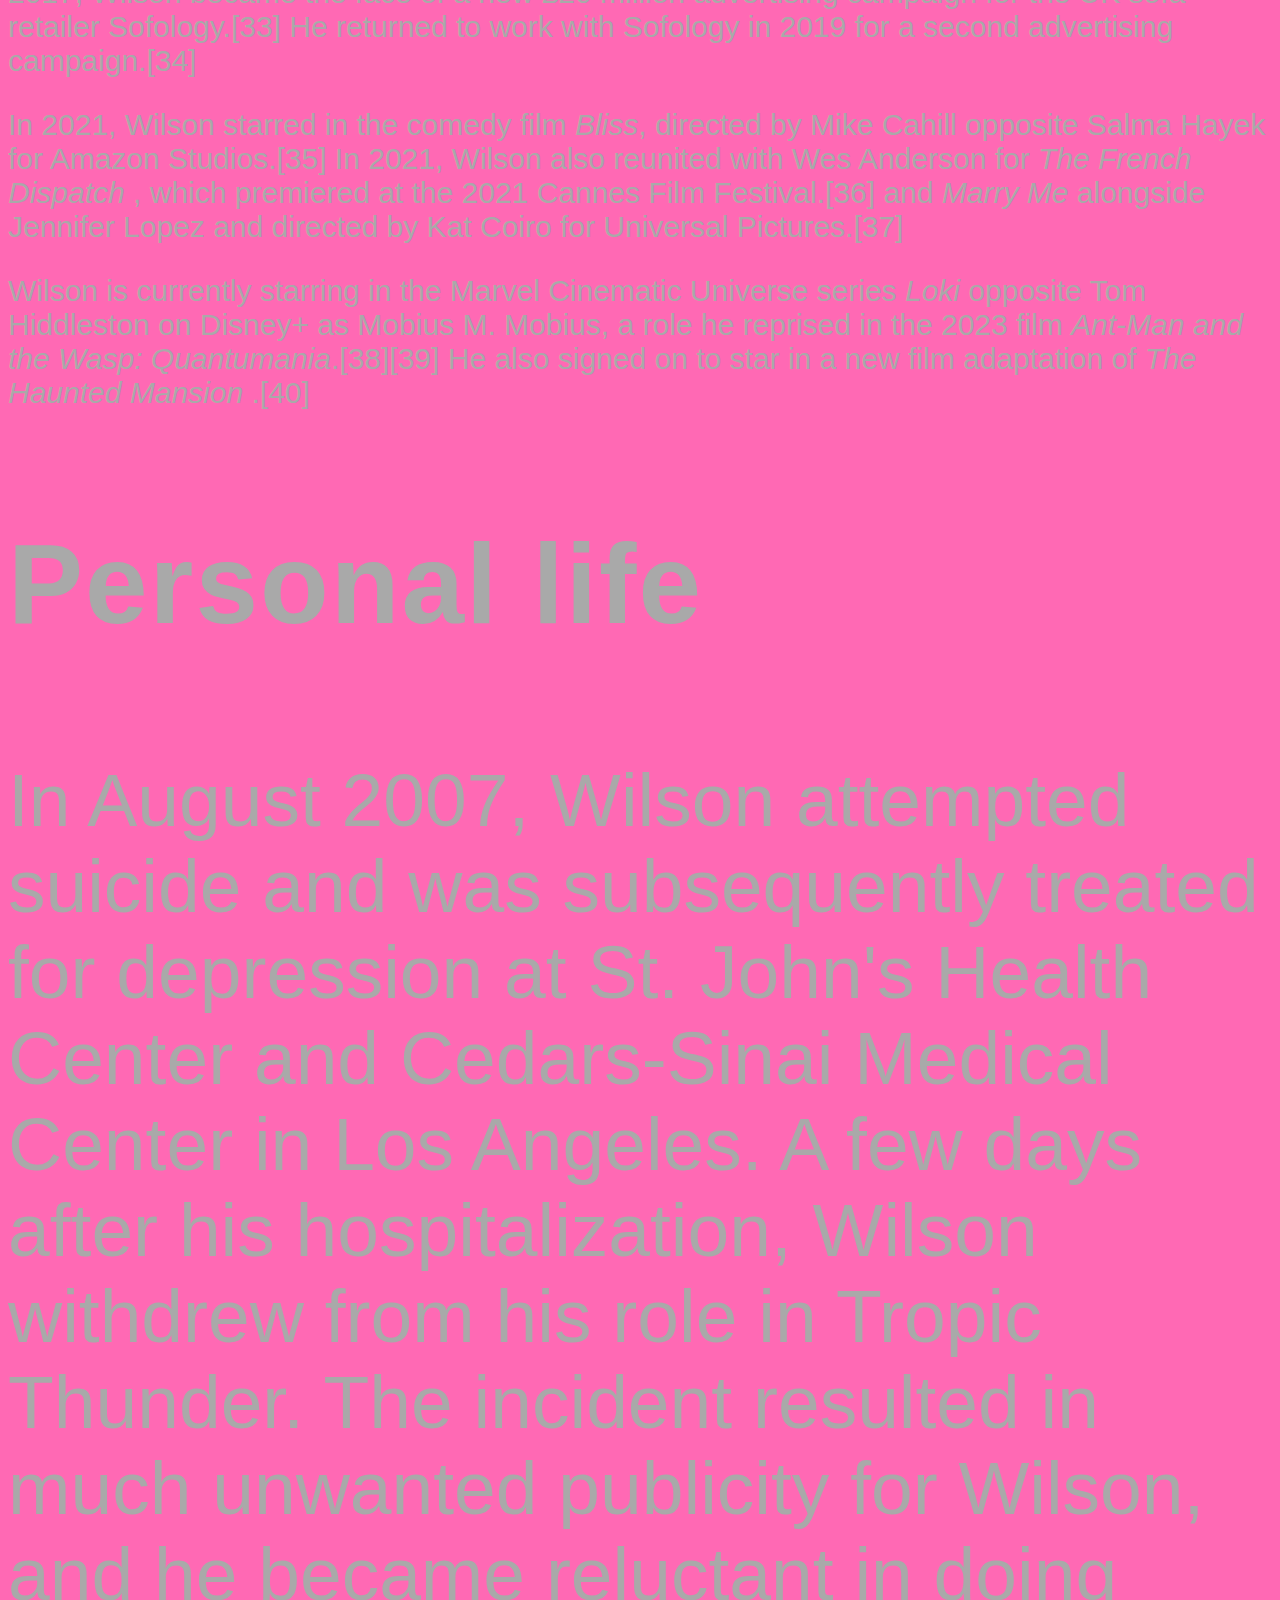
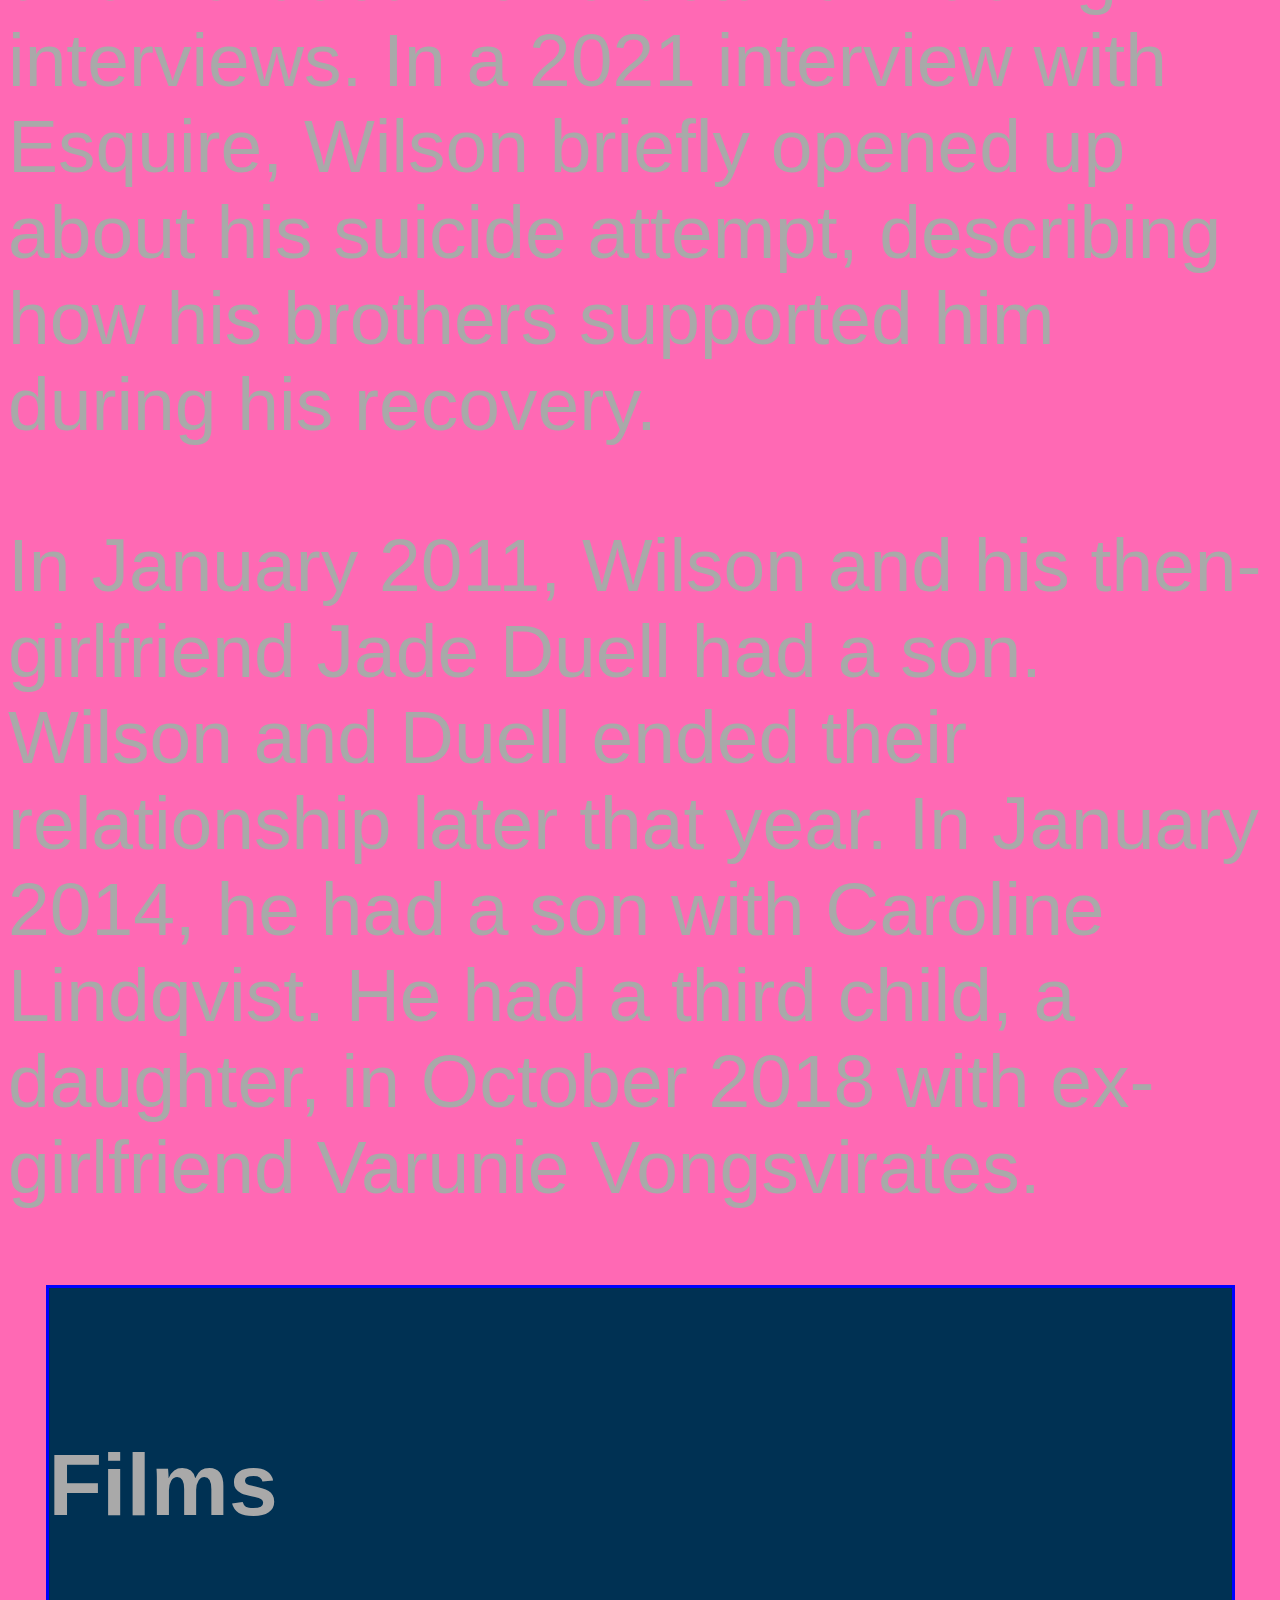
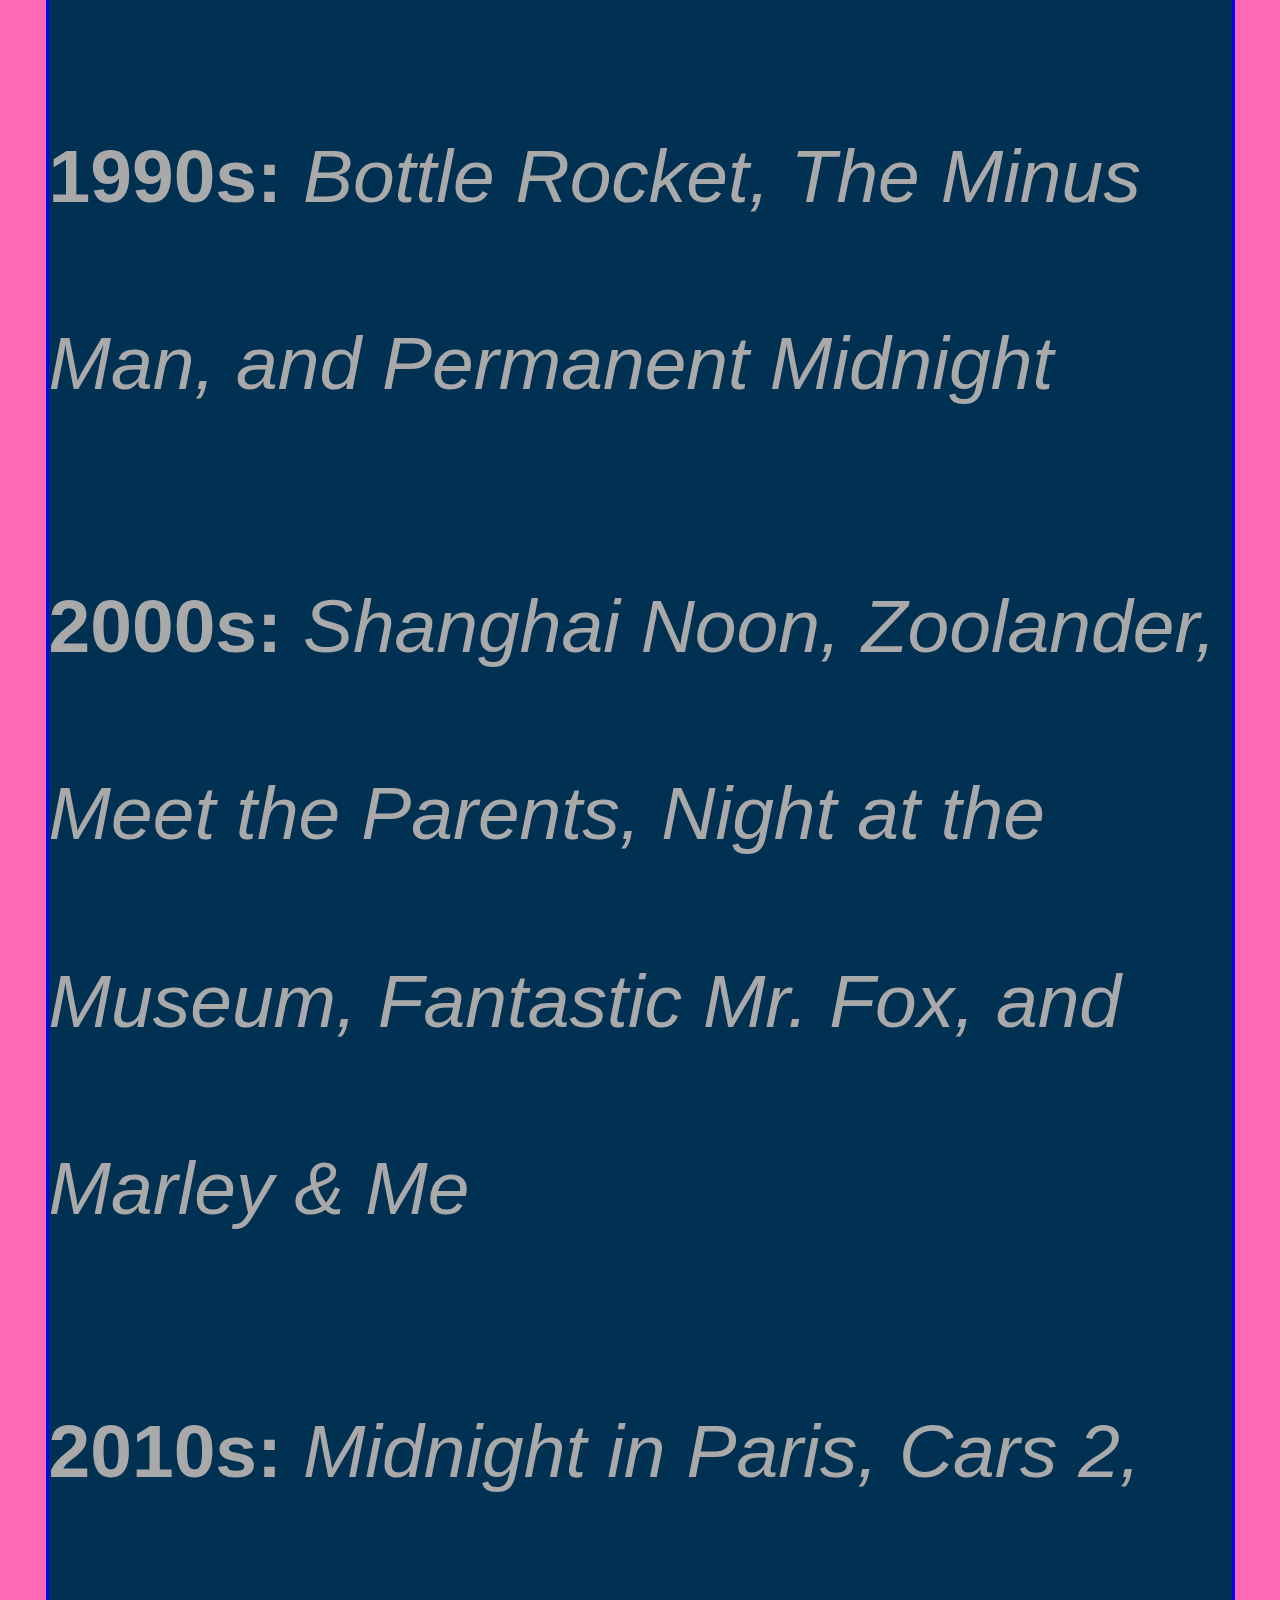
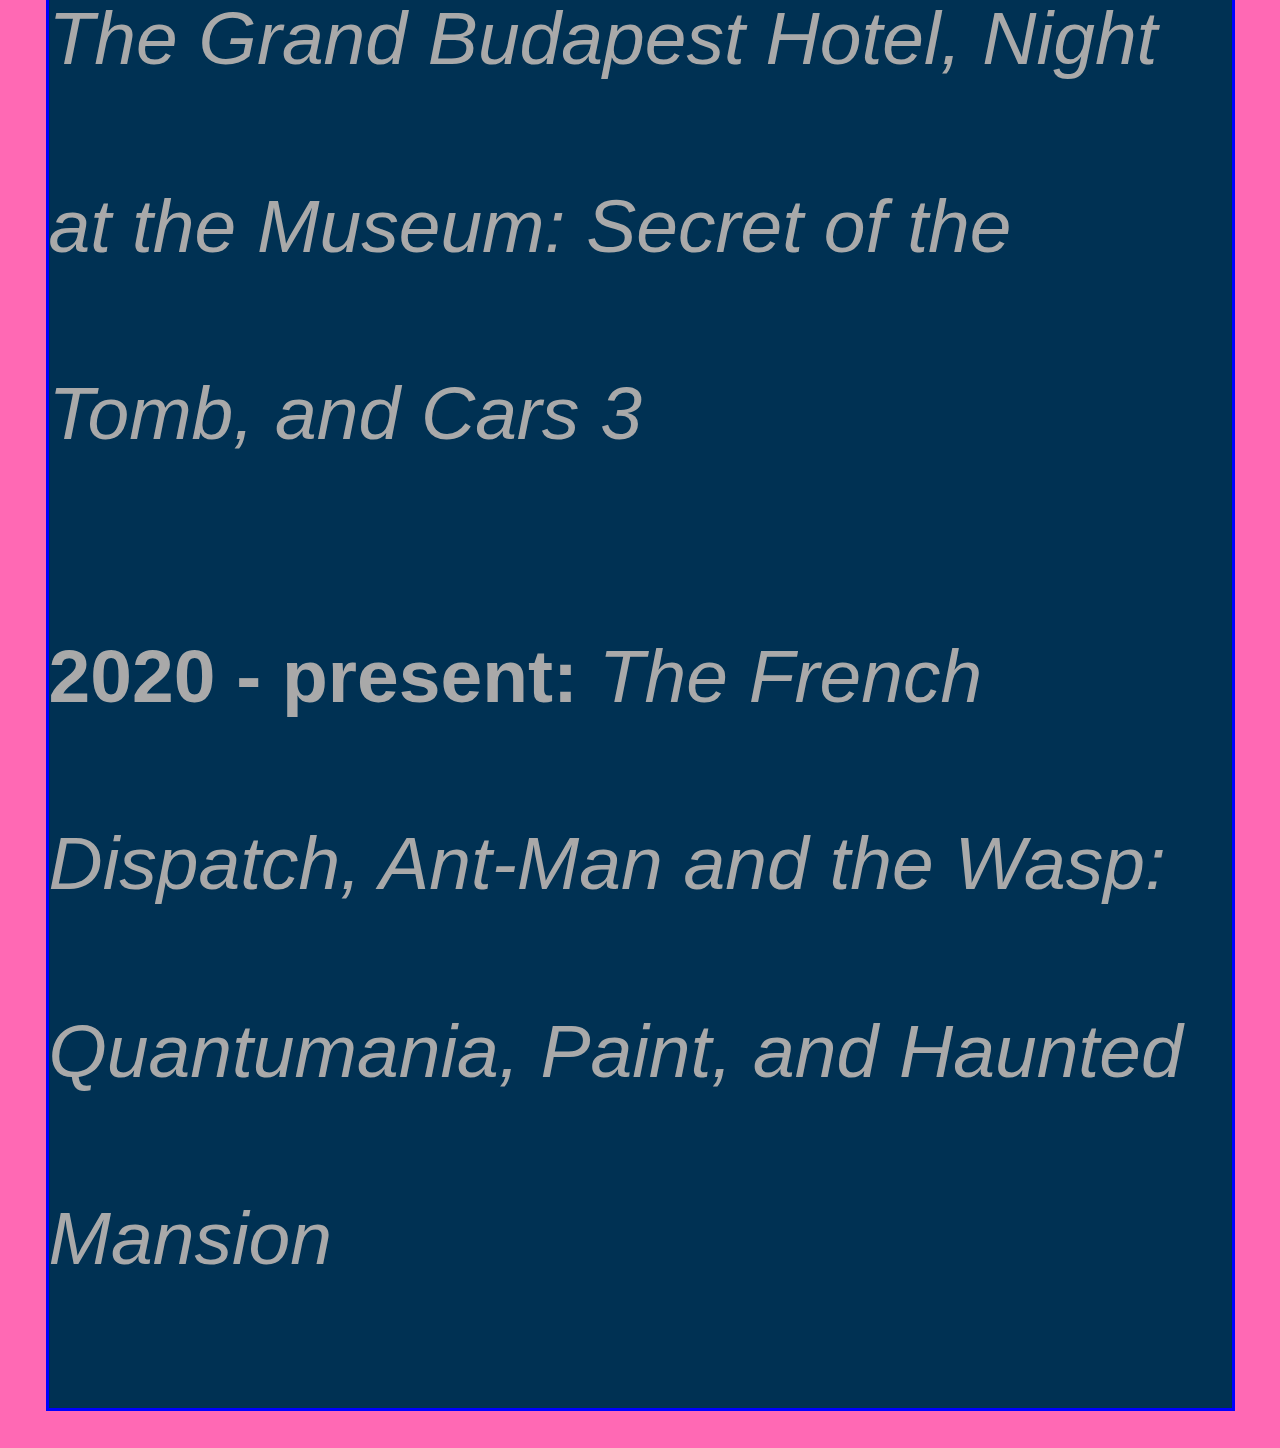
<file: projects/article/index.html>
<!DOCTYPE html>
<html lang="en">

<head>
    <meta charset="UTF-8">
    <meta name="viewport" content="width=device-width, initial-scale=1.0">
    <title>Owen Wilson</title>
    <link rel="stylesheet" href="css/style.css">
</head>
<img src="o.jpg" alt="Owen Wilson at Cannes Film Festival 2011">

<body>
    <main>
        <section>
            <h1> Early life </h1>
            <p>Wilson was born in Dallas, the middle child of three sons of photographer Laura Cunningham Wilson (b.
                1939)
                and Robert Andrew Wilson (1941–2017), an advertising executive and operator of a public television
                station.
                His brothers Andrew and Luke are also actors. Wilson's parents are of Irish descent. As a teenager,
                Wilson
                broke his nose twice: the first time in a high school fight, and the second time playing football with
                friends. “You know, probably my nose wouldn’t have been that great even if it hadn’t been broken,"
                Wilson
                told The Los Angeles Times.

            </p>

            <p> After getting expelled for cheating in geometry, he attended New Mexico Military Institute. He later
                attended the University of Texas at Austin, where he pursued a Bachelor of Arts degree in English, but
                did not graduate. While in college, he met and was roommates with director and frequent collaborator Wes
                Anderson.
        </section>
        <section>
            <h2> Career </h2>
            <h3> 1994–1999: Early films and breakthrough </h3>
            <p> Wilson made his film debut acting in the Wes Anderson short film <i> Bottle Rocket </i> (1994) which was
                later expanded into the feature-length film <i> Bottle Rocket </i> (1996) which Wilson co-wrote with
                Anderson. Wilson also acted opposite his brother Luke Wilson. David Hunter of The Hollywood Reporter
                praised the film describing it as, "A marvelous debut film for its director, writer and lead actors,
                Bottle Rocket is propelled by a fresh approach to the caper genre".[9] That same year, he had a
                supporting role in the black comedy <i> The Cable Guy </i>(1996) starring Jim Carrey and directed by Ben
                Stiller, an early admirer of Bottle Rocket. Wilson played Leslie Mann's date in the film. In 1997, he
                had a role in the adventure thriller <i> Anaconda</i> and executive produced the James L. Brooks comedy
                <i>As Good as It Gets</i>.

            </p>
            <p> In 1998, Wilson had roles in the science fiction disaster film <i> Armageddon </i> and the independent
                drama film <i> Permanent Midnight </i>. He also reunited with Anderson co-writing the script for
                Anderson's next two directorial films, <i> Rushmore </i> and <i> The Royal Tenenbaums </i>, for which
                they garnered an Oscar nomination for Best Original Screenplay. While Wilson did not act in <i> Rushmore
                </i>, he appears briefly in a photograph in the film.[10][11][12] After appearing in supporting roles in
                1999, he acted in horror film <i> The Haunting</i>, <i> The Minus Man</i>, in which his future
                girlfriend, singer Sheryl Crow, was a co-star.

            </p>
            <h3> 2000-2006: Film Stardom </h3>
            <img src="2003.JPG" alt="Wilson in 2003">
            <p> Wilson starred in the 2000 comedy action film <i> Shanghai Noon </i> alongside Jackie Chan. The film
                grossed nearly $100 million worldwide. His fame continued to rise after starring alongside Ben Stiller
                and Will Ferrell in the 2001 film <i> Zoolander </i>. Gene Hackman reportedly took notice of Wilson's
                performance in <i> Shanghai Noon </i> and recommended the actor to co-star in the 2001 action film <i>
                    Behind Enemy Lines </i>. Also in 2001, Wilson and Anderson collaborated on their third film, <i> The
                    Royal Tenenbaums </i>, a financial and critical success. The film earned the writing team an Academy
                Award nomination for Best Original Screenplay.[13]
            </p>
            <p> Wilson returned to the buddy-comedy genre in 2002 with the action comedy <i> I Spy </i>, co-starring
                Eddie Murphy. The big-screen remake of the same-named television series did not perform well at the box
                office. He made a cameo appearance in the Girl Skateboards video Yeah Right! in 2003. He then reunited
                with Chan to make <i> Shanghai Knights </i> (2003), and co-starred in the film remake of the 1970s
                television series <i> Starsky & Hutch </i> (2004). Due to his busy schedule as an actor and an ongoing
                sinus condition, Wilson was unavailable to collaborate on the script for Wes Anderson's fourth feature
                film, <i> The Life Aquatic with Steve Zissou </i>. The 2004 film was ultimately co-written by filmmaker
                Noah Baumbach. However, Wilson did star in the film as Bill Murray's would-be son, <i> Ned Plimpton
                </i>; it was a role written specifically for him.[14] In 2004, he and his brother Luke played the Wright
                brothers in the 2004 film <i> Around the World in 80 Days </i>. Wilson is said to be attached to a
                sequel to <i> Shanghai Knights </i>, marking his third collaboration with Jackie Chan.[15]

            </p>
            <p> Wilson partnered with Vince Vaughn in the 2005 comedy film <i> Wedding Crashers </i>, which grossed over
                $200 million in the US alone. Also in 2005, Owen collaborated with his brothers in <i> The Wendell Baker
                    Story</i>, written by Luke and directed by Luke and Andrew.[16] In 2006, Wilson voiced Lightning
                McQueen in the Disney/Pixar film <i> Cars</i>, starred in <i>You, Me and Dupree with Kate Hudson</i>,
                and appeared with Stiller in <i>>Night at the Museum</i> as cowboy Jedediah.

                During this time, Wilson gained a reputation for frequently exclaiming "Wow!" in his roles, becoming
                something of a meme, as well as his trademark.[17]
            </p>
            <img src="20103213.JPG" alt="Wilson at the London premiere of You, Me and Dupree in 2006">
            <h3> 2007-2015: Established career </h3>
            <p>Wilson appeared in another Wes Anderson film, <i>The Darjeeling Limited</i>, which screened at the 45th
                annual New York Film Festival, the Venice Film Festival, and opened September 30, 2007. It co-stars
                Jason Schwartzman and Adrien Brody.[18] <i>The Darjeeling Limited</i> was selected for a DVD and Blu-ray
                release by The Criterion Collection in October 2010.[19] Wilson next starred in the Judd Apatow comedy,
                <i> Drillbit Taylor </i> which was released in March 2008. He appeared in a film adaptation of John
                Grogan's best-selling memoir,<i> Marley & Me </i> (2008), co-starring Jennifer Aniston.[20] He provided
                the voice for the Whackbat Coach Skip in Wes Anderson's stop motion animated film <i> Fantastic Mr. Fox
                </i> (2009). Wilson is a member of the comedic acting brotherhood colloquially known as the Frat Pack.
                Wilson made a guest appearance on the NBC comedy Community with fellow Frat Pack member Jack Black.[21]
            </p>
            <p> In 2011, Wilson starred as a nostalgia-seized writer in the romantic comedy <i> Midnight in Paris</i>,
                written and directed by Woody Allen. The film premiered at the 64th Cannes Film Festival to critical
                acclaim. The film became Allen's highest grossing thus far,[22] and was also well received by
                critics.[23] Roger Ebert wrote of Wilson's performance, "[He] is a key to the movie's appeal".[24] Peter
                Debruge of Variety also praised Wilson, writing "Wilson makes the role endearingly his own".[25] For his
                performance, Wilson earned a nomination for the Golden Globe Award for Best Actor – Motion Picture
                Musical or Comedy.
            </p>
            <img src="wood.jpg"
                alt="Wilson with Woody Allen at the Cannes Film Festival premiere of Midnight in Paris in 2011">
            <p>That same year, he starred in the film <i>The Big Year </i> (2011) an adaptation of Mark Obmascik's book
                <i> The Big Year: A Tale of Man, Nature and Fowl Obsession </i>.[26] The film was released in October
                2011 by 20th Century Fox, and co-starred Jack Black, JoBeth Williams, Steve Martin and Rashida Jones.
                The same year, Wilson returned to voice McQueen in <i> Cars 2</i>. In March 2012, Wilson was signed to
                star in the John Erick Dowdle thriller <i> The Coup</i>,[27] later renamed "No Escape", in which he
                played the role of the father of an American family that moves to Southeast Asia, only to find itself
                swept up in a wave of rebel violence that is overwhelming the city. The film was not released until
                2015, and was Wilson's return to the action genre for the first time since <i> Behind Enemy Lines </i>
                in 2001.[28] He also voiced turkey Reggie in Reel FX's first animated film, <i> Free Birds</i>.[29][30]
            </p>
            <p>
                In 2014, Wilson appeared in Wes Anderson's acclaimed ensemble comedy <i> The Grand Budapest Hotel</i>
                and in Paul Thomas Anderson's book adaptation of <i> Inherent Vice</i>.[31] In 2015, he starred with
                Jennifer Aniston in Peter Bogdanovich's film <i> She's Funny That Way</i>, and in the action thriller
                film <i> No Escape </i> alongside Lake Bell and Pierce Brosnan. Wilson's films have grossed more than
                US$2.25 billion domestically (United States and Canada), with an average of US$75M per film.
            </p>
            <h3>2017–present </h3>
            <p> In 2017, Wilson again voiced Lightning McQueen in <i> Cars 3</i>, played a suburban father in the drama
                <i> Wonder</i>, and co-starred with Ed Helms in the comedy <i> Father Figures</i>.[32] In November 2017,
                Wilson became the face of a new £20 million advertising campaign for the UK sofa retailer Sofology.[33]
                He returned to work with Sofology in 2019 for a second advertising campaign.[34]
            </p>

            <p>In 2021, Wilson starred in the comedy film <i>Bliss</i>, directed by Mike Cahill opposite Salma Hayek for
                Amazon Studios.[35] In 2021, Wilson also reunited with Wes Anderson for <i> The French Dispatch </i>,
                which premiered at the 2021 Cannes Film Festival.[36] and <i>Marry Me </i> alongside Jennifer Lopez and
                directed by Kat Coiro for Universal Pictures.[37]
            </p>
            <p> Wilson is currently starring in the Marvel Cinematic Universe series <i> Loki</i> opposite Tom
                Hiddleston on Disney+ as Mobius M. Mobius, a role he reprised in the 2023 film <i>Ant-Man and the Wasp:
                    Quantumania</i>.[38][39] He also signed on to star in a new film adaptation of <i> The Haunted
                    Mansion </i>.[40]
            </p>
            <section>
                <h2> Personal life </h2>
                <p> In August 2007, Wilson attempted suicide and was subsequently treated for depression at St. John's
                    Health Center and Cedars-Sinai Medical Center in Los Angeles. A few days after his hospitalization,
                    Wilson withdrew from his role in Tropic Thunder. The incident resulted in much unwanted publicity
                    for Wilson, and he became reluctant in doing interviews. In a 2021 interview with Esquire, Wilson
                    briefly opened up about his suicide attempt, describing how his brothers supported him during his
                    recovery.

                </p>
                <p> In January 2011, Wilson and his then-girlfriend Jade Duell had a son. Wilson and Duell ended their
                    relationship later that year. In January 2014, he had a son with Caroline Lindqvist. He had a third
                    child, a daughter, in October 2018 with ex-girlfriend Varunie Vongsvirates.

                </p>
            </section>
            <section>
                <div class="films">
                    <h3> Films </h3>
                    <p> <b> 1990s: </b> <i> Bottle Rocket, The Minus Man, and Permanent Midnight </i> </p>
                    <p> <b> 2000s: </b> <i> Shanghai Noon, Zoolander, Meet the Parents, Night at the Museum, Fantastic
                            Mr. Fox, and Marley & Me</i></p>
                    <p> <b> 2010s: </b> <i>Midnight in Paris, Cars 2, The Grand Budapest Hotel, Night at the Museum:
                            Secret of the Tomb, and Cars 3 </i></p>
                    <p> <b> 2020 - present: </b> <i> The French Dispatch, Ant-Man and the Wasp: Quantumania, Paint, and
                            Haunted Mansion </i></p>
                </div>
            </section>
    </main>

</body>

</html>
</file>
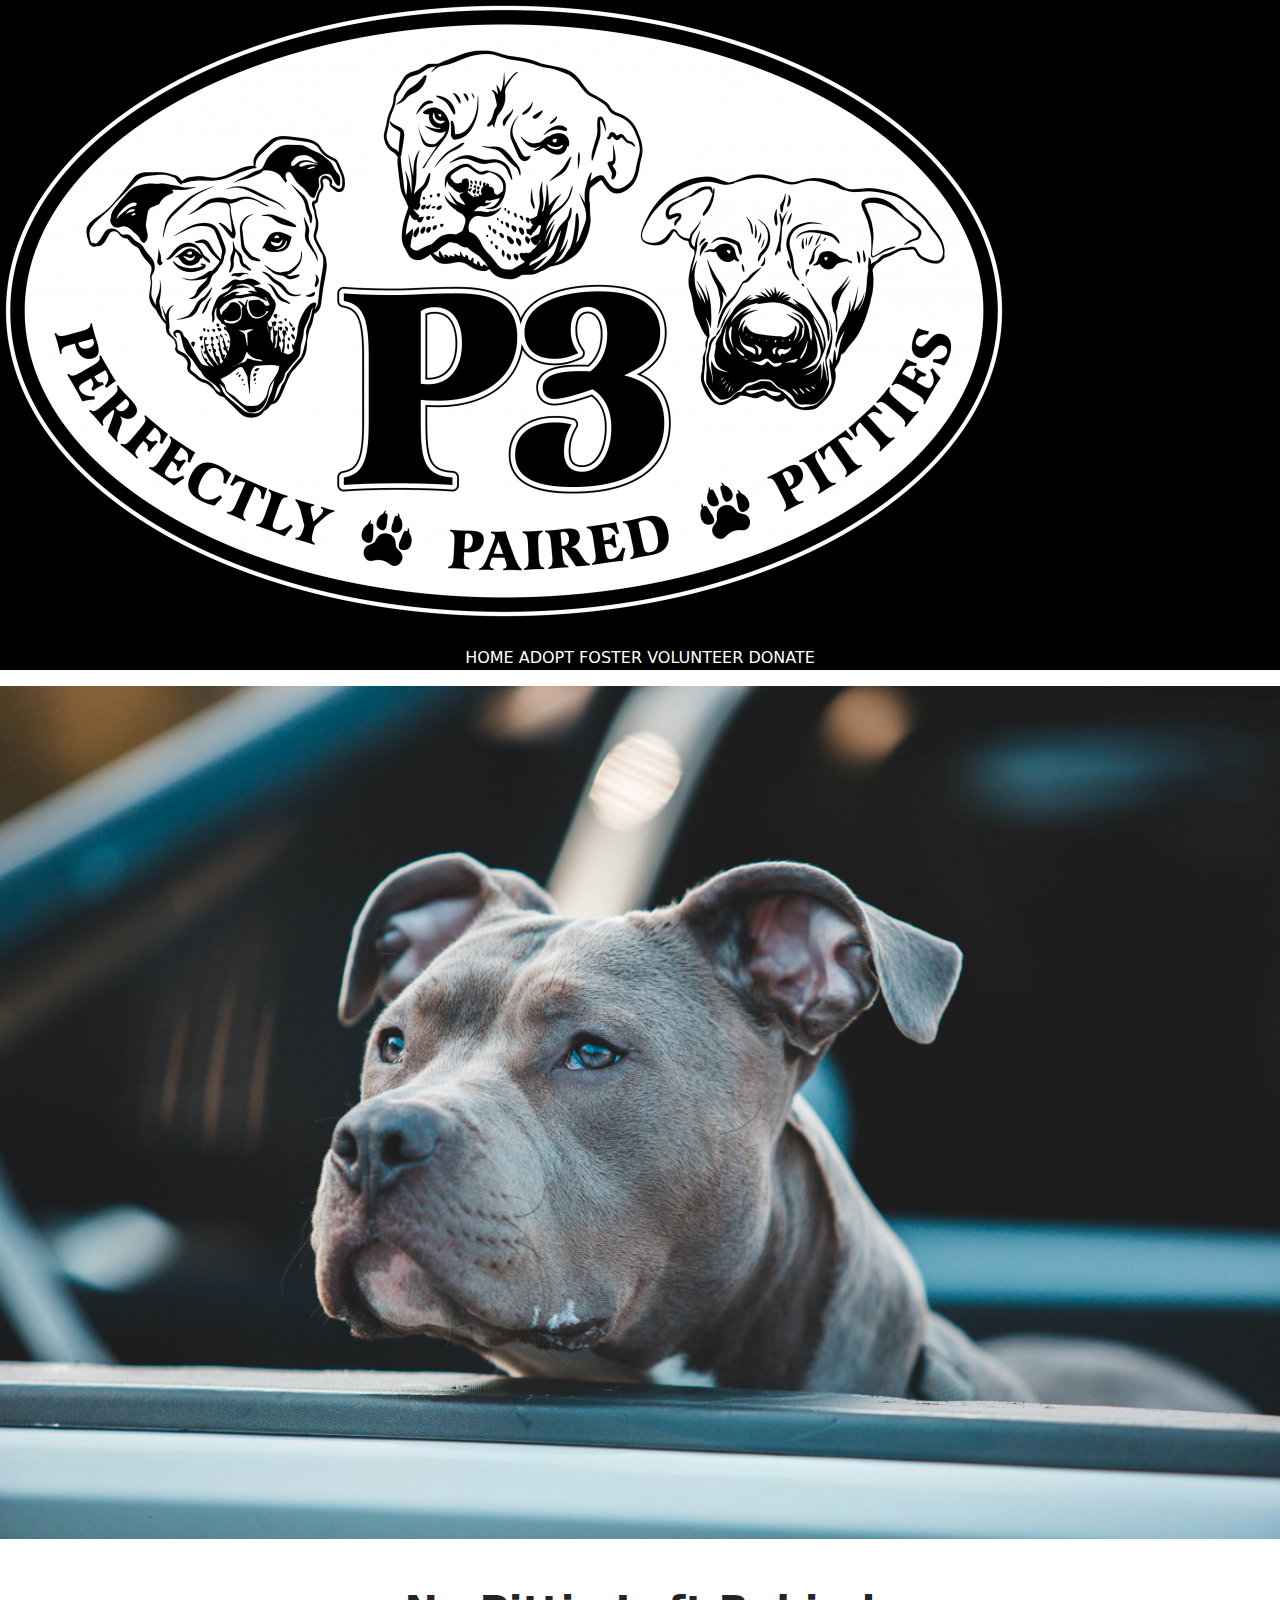
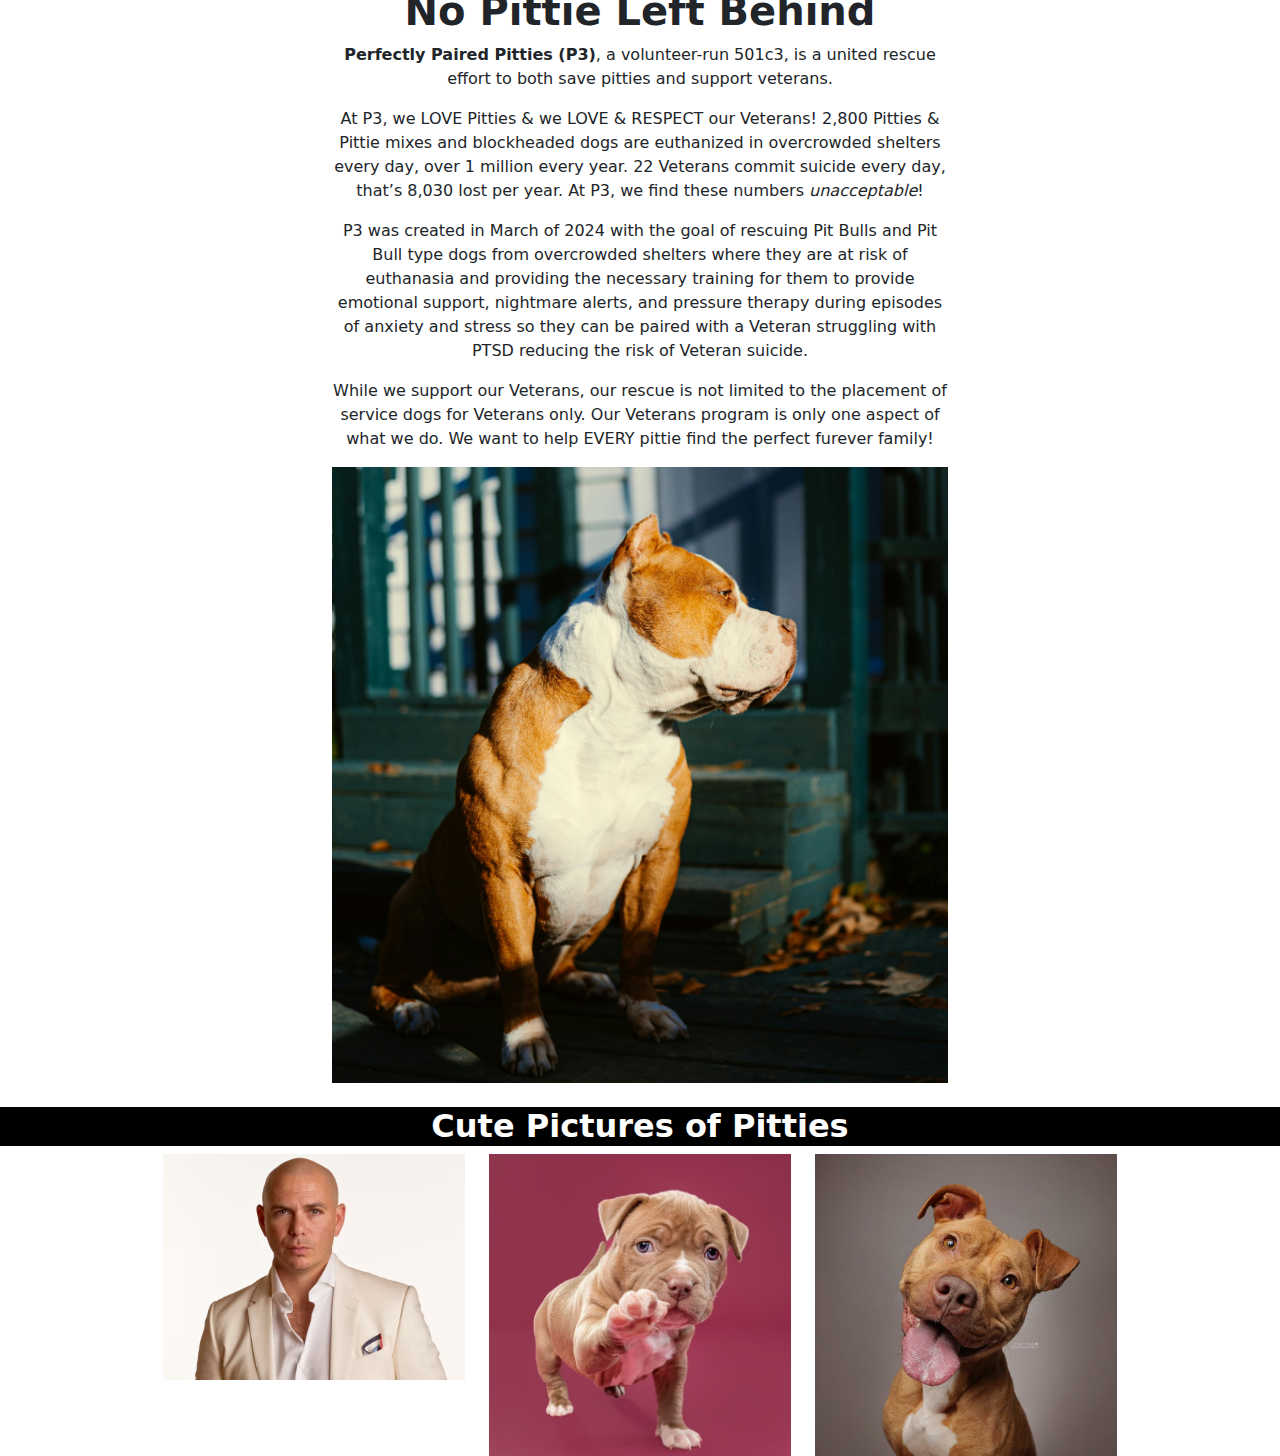
<file: projects/business/index.html>
<!DOCTYPE html>
<html lang="en">

<head>
    <meta charset="UTF-8">
    <meta name="viewport" content="width=device-width, initial-scale=0.5">
    <title>Document</title>
    <script src="https://cdn.jsdelivr.net/npm/@popperjs/core@2.11.8/dist/umd/popper.min.js"
        integrity="sha384-I7E8VVD/ismYTF4hNIPjVp/Zjvgyol6VFvRkX/vR+Vc4jQkC+hVqc2pM8ODewa9r"
        crossorigin="anonymous"></script>
    <script src="https://cdn.jsdelivr.net/npm/bootstrap@5.3.3/dist/js/bootstrap.min.js"
        integrity="sha384-0pUGZvbkm6XF6gxjEnlmuGrJXVbNuzT9qBBavbLwCsOGabYfZo0T0to5eqruptLy"
        crossorigin="anonymous"></script>
    <link href="https://cdn.jsdelivr.net/npm/bootstrap@5.3.3/dist/css/bootstrap.min.css" rel="stylesheet"
        integrity="sha384-QWTKZyjpPEjISv5WaRU9OFeRpok6YctnYmDr5pNlyT2bRjXh0JMhjY6hW+ALEwIH" crossorigin="anonymous">
    <link rel="stylesheet" href="css/style.css">
</head>

<header>
    <img src="img/p3logo.png" alt="P3 No Pittie Left Behind" class="img-fluid">
    <br>
    </br>
    <p>HOME ADOPT FOSTER VOLUNTEER DONATE </p>
</header>

<body>
    <main>
        <img src="img/pitt-1.jpg" alt="Pitbull 1" class="img-fluid">
        <div class="container-fluid">
            <div class="row justify-content-center align-items-end">
                <div class="col-lg-6">
                    <br>
                    </br>
                    <h1> <b> No Pittie Left Behind </b> </h1>

                    <p>
                        <b>Perfectly Paired Pitties (P3)</b>, a volunteer-run 501c3, is a united rescue effort to
                        both
                        save
                        pitties
                        and support veterans.
                    </p>
                    <p>
                        At P3, we LOVE Pitties & we LOVE & RESPECT our Veterans! 2,800 Pitties & Pittie mixes and
                        blockheaded
                        dogs
                        are euthanized in overcrowded shelters every day, over 1 million every year. 22 Veterans
                        commit
                        suicide
                        every day, that’s 8,030 lost per year. At P3, we find these numbers <i>unacceptable</i>!
                    </p>


                    <p>
                        P3 was created in March of 2024 with the goal of rescuing Pit Bulls and Pit Bull type dogs
                        from
                        overcrowded
                        shelters where they are at risk of euthanasia and providing the necessary training for them
                        to
                        provide
                        emotional support, nightmare alerts, and pressure therapy during episodes of anxiety and
                        stress
                        so
                        they
                        can
                        be paired with a Veteran struggling with PTSD reducing the risk of Veteran suicide.
                    </p>

                    <p>
                        While we support our Veterans, our rescue is not limited to the placement of service dogs
                        for
                        Veterans
                        only.
                        Our Veterans program is only one aspect of what we do. We want to help EVERY pittie find the
                        perfect
                        furever
                        family!
                    </p>
                    <img src="img/pitt-3.jpg" alt="pitbull woosh" class="img-fluid">
                </div>
            </div>
    </main>
    <br>

    <footer>
        <h2> <b> Cute Pictures of Pitties </b> </h2>

        <div class="row justify-content-center">
            <div class="col-md-3">
                <img src="img/pitbuller.jpg" alt="P1" class="img-fluid">
            </div>
            <div class="col-md-3">
                <img src="img/ariel.jpeg" alt="P2" class="img-fluid">
            </div>
            <div class="col-md-3">
                <img src="img/kiyu.png" alt="P3" class="img-fluid">
            </div>
        </div>
    </footer>

</body>

</html>
</file>
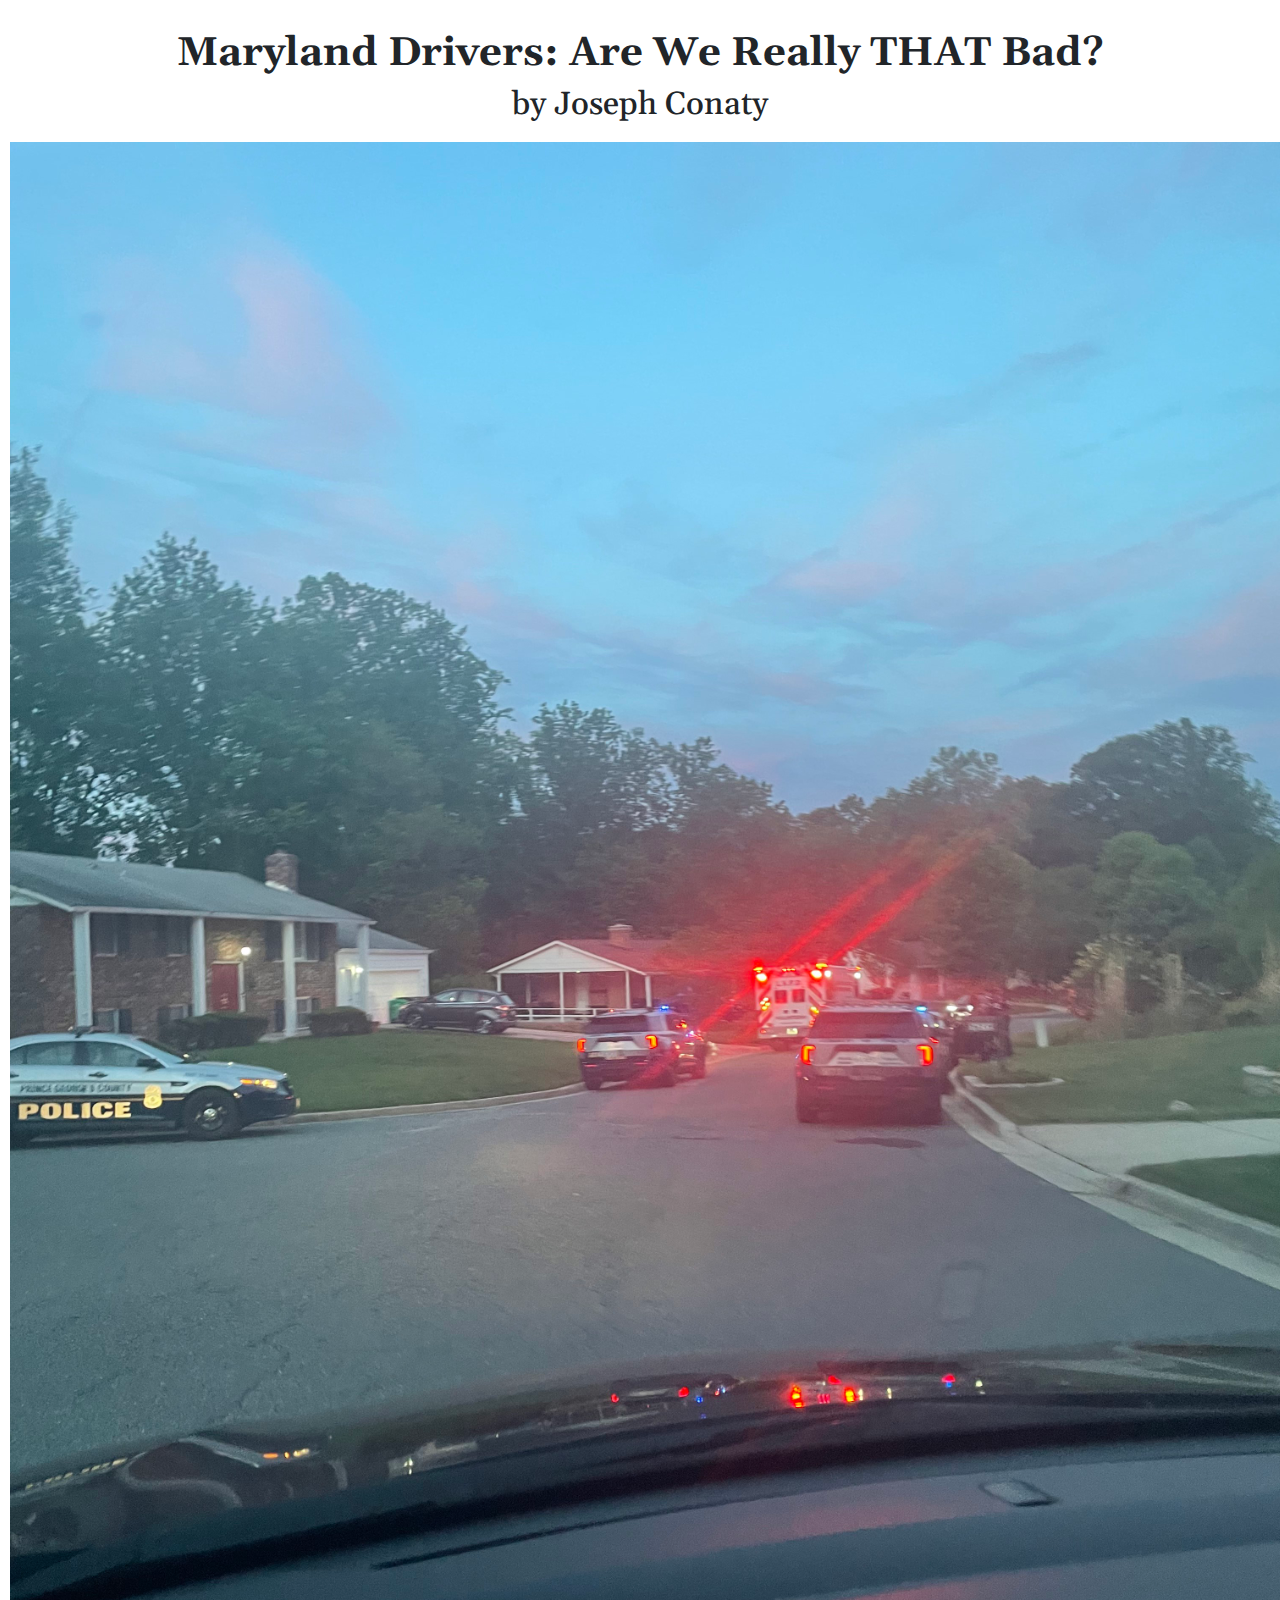
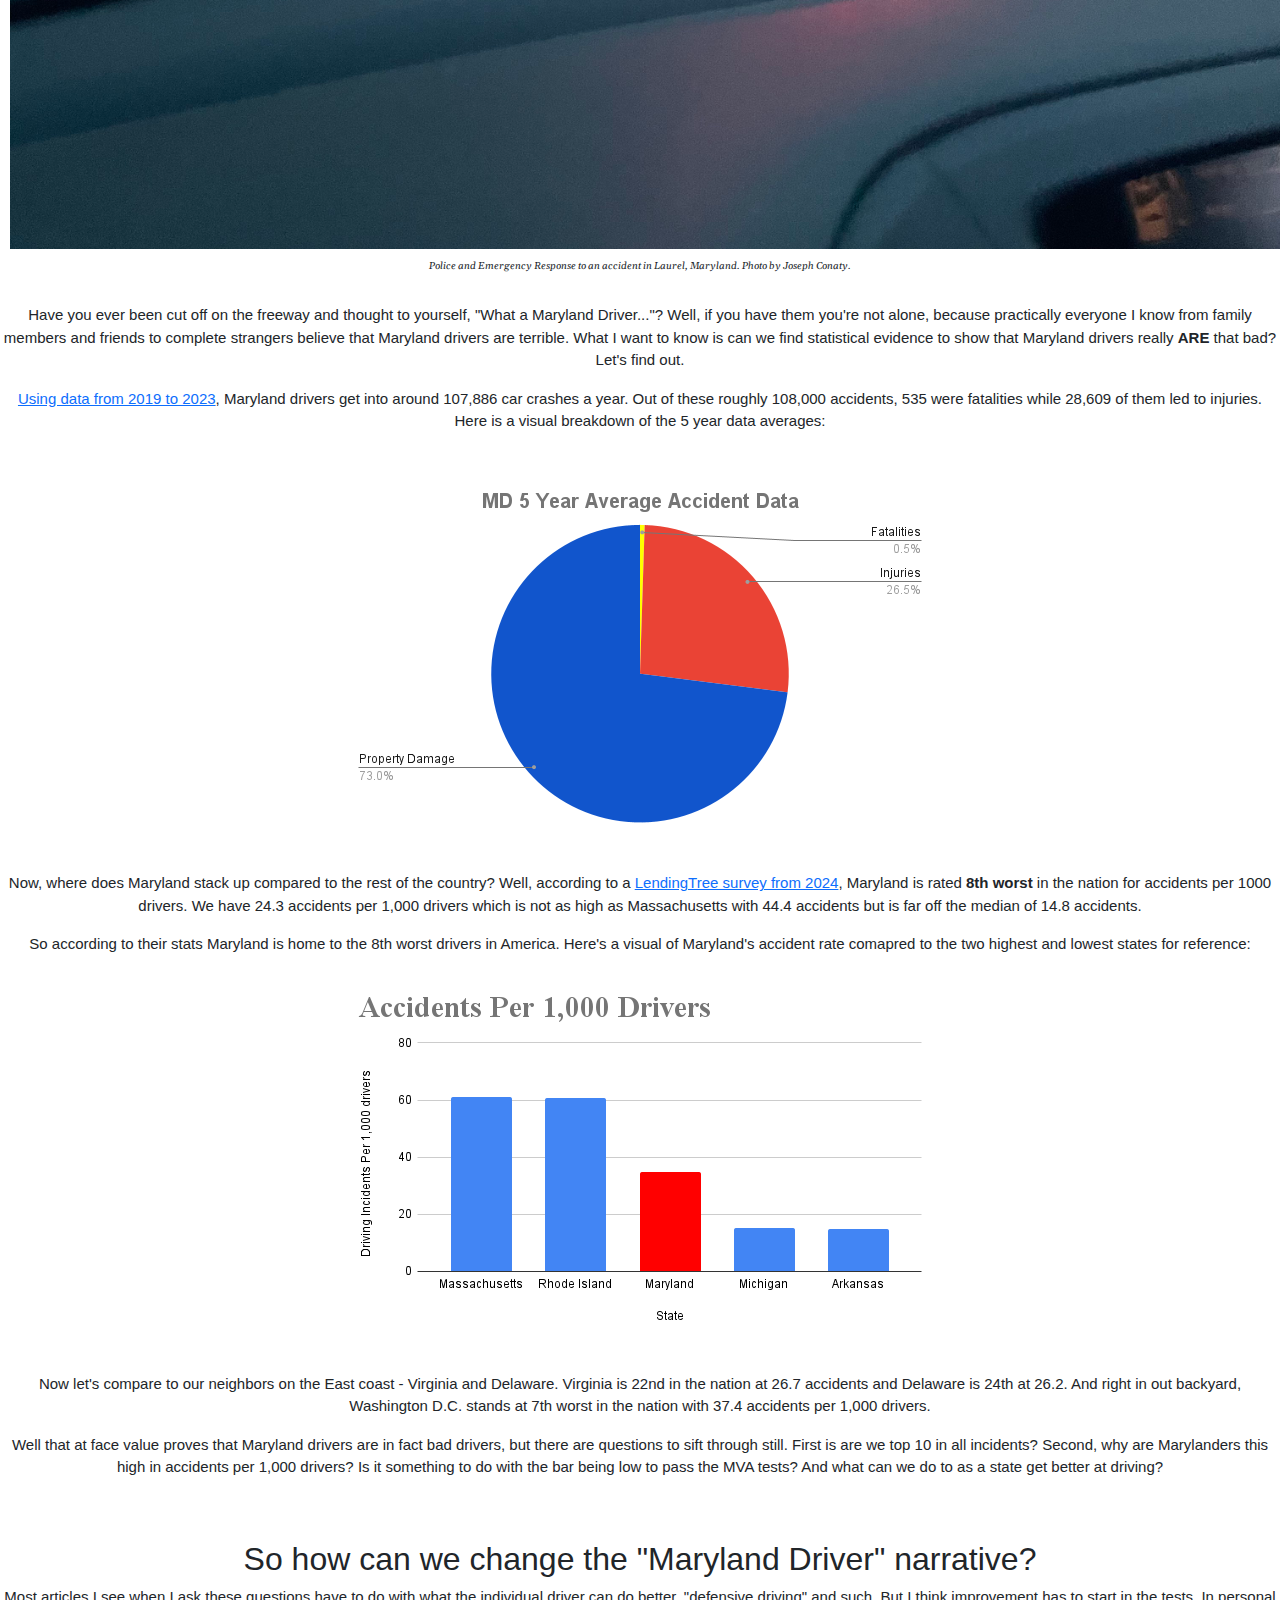
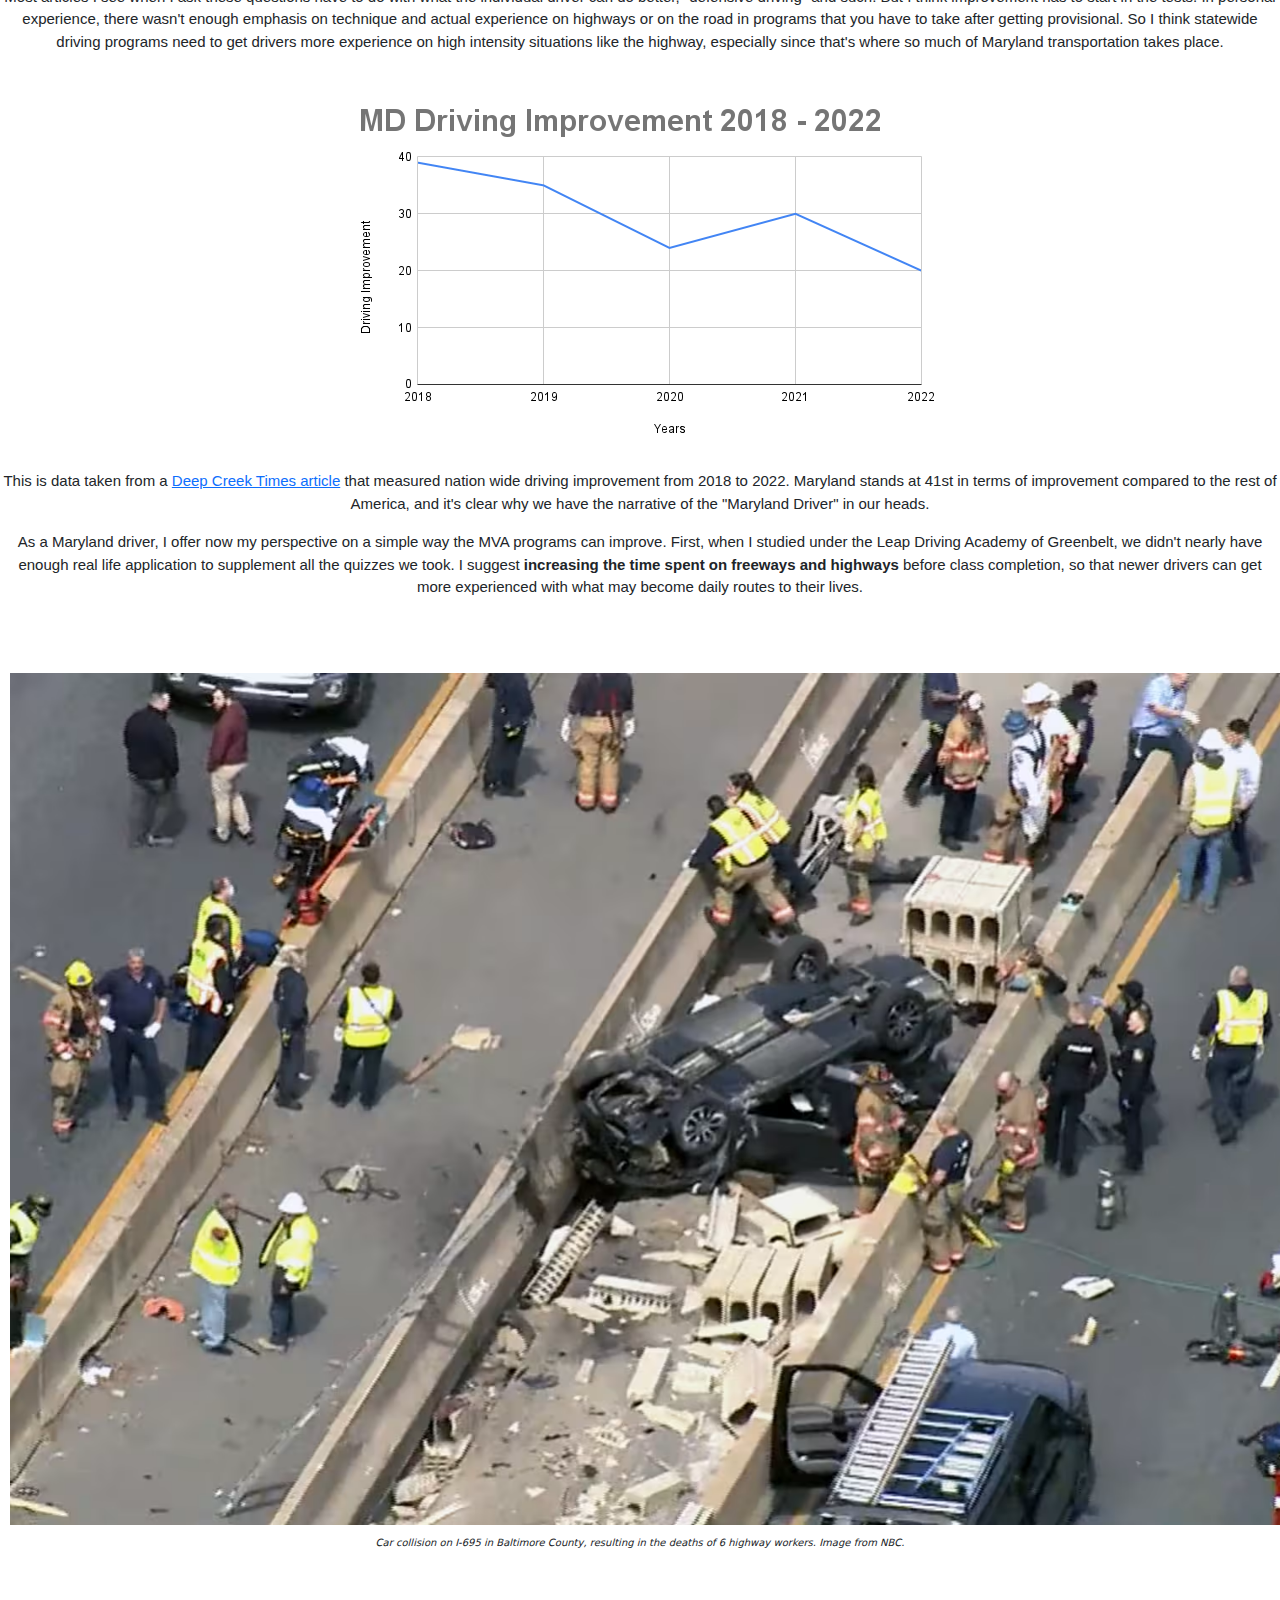
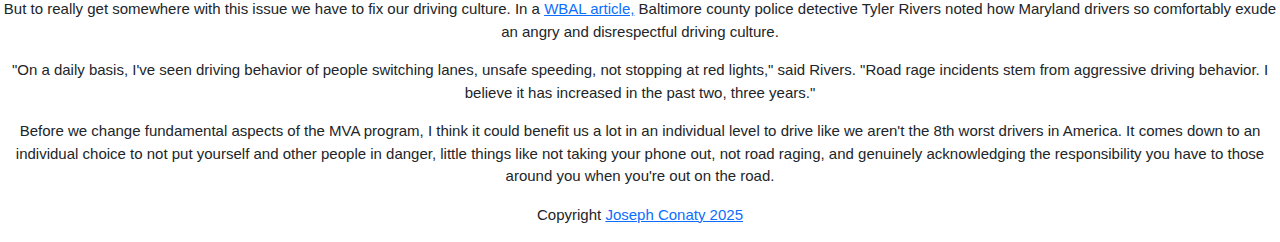
<file: projects/final-project/index.html>
<!DOCTYPE html>
<html lang="en">

<head>
    <meta charset="UTF-8">
    <meta name="viewport" content="width=device-width, initial-scale=1.0">
    <title> Maryland Drivers: Are We Really That Bad?</title>
    <script src="https://cdn.jsdelivr.net/npm/@popperjs/core@2.11.8/dist/umd/popper.min.js"
        integrity="sha384-I7E8VVD/ismYTF4hNIPjVp/Zjvgyol6VFvRkX/vR+Vc4jQkC+hVqc2pM8ODewa9r"
        crossorigin="anonymous"></script>
    <script src="https://cdn.jsdelivr.net/npm/bootstrap@5.3.3/dist/js/bootstrap.min.js"
        integrity="sha384-0pUGZvbkm6XF6gxjEnlmuGrJXVbNuzT9qBBavbLwCsOGabYfZo0T0to5eqruptLy"
        crossorigin="anonymous"></script>
    <link href="https://cdn.jsdelivr.net/npm/bootstrap@5.3.3/dist/css/bootstrap.min.css" rel="stylesheet"
        integrity="sha384-QWTKZyjpPEjISv5WaRU9OFeRpok6YctnYmDr5pNlyT2bRjXh0JMhjY6hW+ALEwIH" crossorigin="anonymous">
    <link rel="stylesheet" href="css/style.css">
    <link rel="preconnect" href="https://fonts.googleapis.com">
    <link rel="preconnect" href="https://fonts.gstatic.com" crossorigin>
    <link rel="preconnect" href="https://fonts.googleapis.com">
    <link rel="preconnect" href="https://fonts.gstatic.com" crossorigin>
    <link
        href="https://fonts.googleapis.com/css2?family=Abel&family=Atkinson+Hyperlegible+Next:ital,wght@0,200..800;1,200..800&family=Gelasio:ital,wght@0,400..700;1,400..700&family=Italiana&family=Rubik:ital,wght@0,300..900;1,300..900&display=swap"
        rel="stylesheet">
</head>

<body>
    <header>
        <h1> <b> Maryland Drivers: Are We Really THAT Bad? </b> </h1>
        <h2> by Joseph Conaty </h2>
        <img src="img/IMG_6545.jpg" alt="Laurel Accident" class="img-fluid">
        <i> Police and Emergency Response to an accident in Laurel, Maryland. Photo by Joseph Conaty. </i>
    </header>


    <main>
        <div class="section-container" class="container-fluid">
            <p>
                Have you ever been cut off on the freeway and thought to yourself, "What a Maryland Driver..."? Well, if
                you have them you're not alone, because practically everyone I know from family members and friends to
                complete strangers believe that Maryland drivers are terrible. What I want to know is can we find
                statistical evidence to show that Maryland drivers really <b> ARE </b> that bad? Let's find out.
            </p>

            <p>
                <a href="https://zerodeathsmd.gov/resources/crashdata/"> Using data from 2019 to 2023</a>, Maryland
                drivers get into around 107,886 car crashes a year. Out of these roughly 108,000 accidents, 535 were
                fatalities while 28,609 of them led to injuries. Here is a visual breakdown of the 5 year data averages:
                <br>
                </br>
                <img src="img/MD 5 Year Average Accident Data (1).png" alt="5 Year MD Accident Data" class="img-fluid">
            </p>

            <p>
                Now, where does Maryland stack up compared to the rest of the country? Well, according to a <a
                    href="https://www.lendingtree.com/insurance/best-worst-drivers-study/"> LendingTree
                    survey from 2024</a>, Maryland is rated <b>8th worst</b> in the nation for accidents per 1000
                drivers. We have
                24.3 accidents per 1,000 drivers which is not as high as Massachusetts with 44.4 accidents but is far
                off
                the median of 14.8 accidents.
            </p>

            <p>
                So according to their stats Maryland is home to the 8th worst drivers in
                America. Here's a visual of Maryland's accident rate comapred to the two highest and lowest states for
                reference:
                <img src="img/Accidents Per 1,000 Drivers .png" alt="Accidents Per 1000 Drivers" class="img-fluid">
            </p>

            <p>
                Now let's compare to our neighbors on the East coast - Virginia and Delaware. Virginia is 22nd in the
                nation at 26.7 accidents and Delaware is 24th at 26.2. And right in out backyard, Washington D.C. stands
                at 7th worst in the nation with 37.4 accidents per 1,000 drivers.
            </p>

            <p>
                Well that at face value proves that Maryland drivers are in fact bad drivers, but there are questions to
                sift through still. First is are we top 10 in all incidents? Second, why are Marylanders this high in
                accidents per 1,000 drivers? Is it something to do with the bar being low to pass the MVA tests? And
                what can we do to as a state get better at driving?
            </p>
        </div>
        <br>
        </br>
        <h2> So how can we change the "Maryland Driver" narrative? </h2>
        <p>
            Most articles I see when I ask these questions have to do with what the individual driver can do better,
            "defensive driving" and such. But I think improvement has to start in the tests. In personal experience,
            there
            wasn't enough emphasis on technique and actual experience on highways or on the road in programs that you
            have
            to take after getting provisional. So I think statewide driving programs need to get drivers more experience
            on
            high intensity situations like the highway, especially since that's where so much of Maryland transportation
            takes place.
        </p>
        <img src="img/MD Driving Improvement 2018 - 2022.png" alt="MD Driving Improvement" class="img-fluid">
        <section>
            <p>
                This is data taken from a <a
                    href="https://deepcreektimes.com/marylanders-rank-among-americas-least-improved-drivers-5-year-study/">Deep
                    Creek Times article</a> that measured nation wide driving improvement from 2018 to
                2022. Maryland stands at 41st in terms of improvement compared to the rest of America, and it's clear
                why we
                have the narrative of the "Maryland Driver" in our heads.
            </p>
        </section>
    </main>

    <footer>
        <p>
            As a Maryland driver, I offer now my perspective on a simple way the MVA programs can improve. First, when I
            studied
            under the Leap Driving Academy of Greenbelt, we didn't nearly have enough real life application to
            supplement
            all the quizzes we took. I suggest <b>increasing the time spent on freeways and highways </b> before class
            completion,
            so that newer drivers can get more experienced with what may become daily routes to their lives.
        </p>
        <br>
        </br>
        <section>
            <img src="img/Baltimore Car Crash.avif" alt="Baltimore Car Crash" class="img-fluid">
            <i> Car collision on I-695 in Baltimore County, resulting in the deaths of 6 highway workers. Image from
                NBC.
            </i>
        </section>
        <br>
        </br>
        <p>
            But to really get somewhere with this issue we have to fix our driving culture. In a <a
                href="https://www.wbaltv.com/article/road-rage-incidents-increase-maryland/61767641"> WBAL article,</a>
            Baltimore
            county police detective Tyler Rivers noted how Maryland drivers so comfortably exude an angry and
            disrespectful
            driving culture.
        </p>

        <p>
            "On a daily basis, I've seen driving behavior of people switching
            lanes, unsafe speeding, not stopping at red lights," said Rivers. "Road rage incidents stem from aggressive
            driving behavior. I
            believe it has increased in the past two, three years."
        </p>

        <p>
            Before we change fundamental aspects of the MVA program, I think it could benefit us a lot in an individual
            level to drive like we aren't the 8th worst drivers in America. It comes down to an individual choice to not
            put
            yourself and other people in danger, little things like not taking your phone out, not road raging, and
            genuinely acknowledging the responsibility you have to those around you when you're out on the road.
        </p>

        <p>
            Copyright <a
                href="https://github.com/josephAconatyhi/josephAconatyhi.github.io/tree/main/projects/portfolio">
                Joseph Conaty 2025 </a>
        </p>

    </footer>

</body>

</html>
</file>
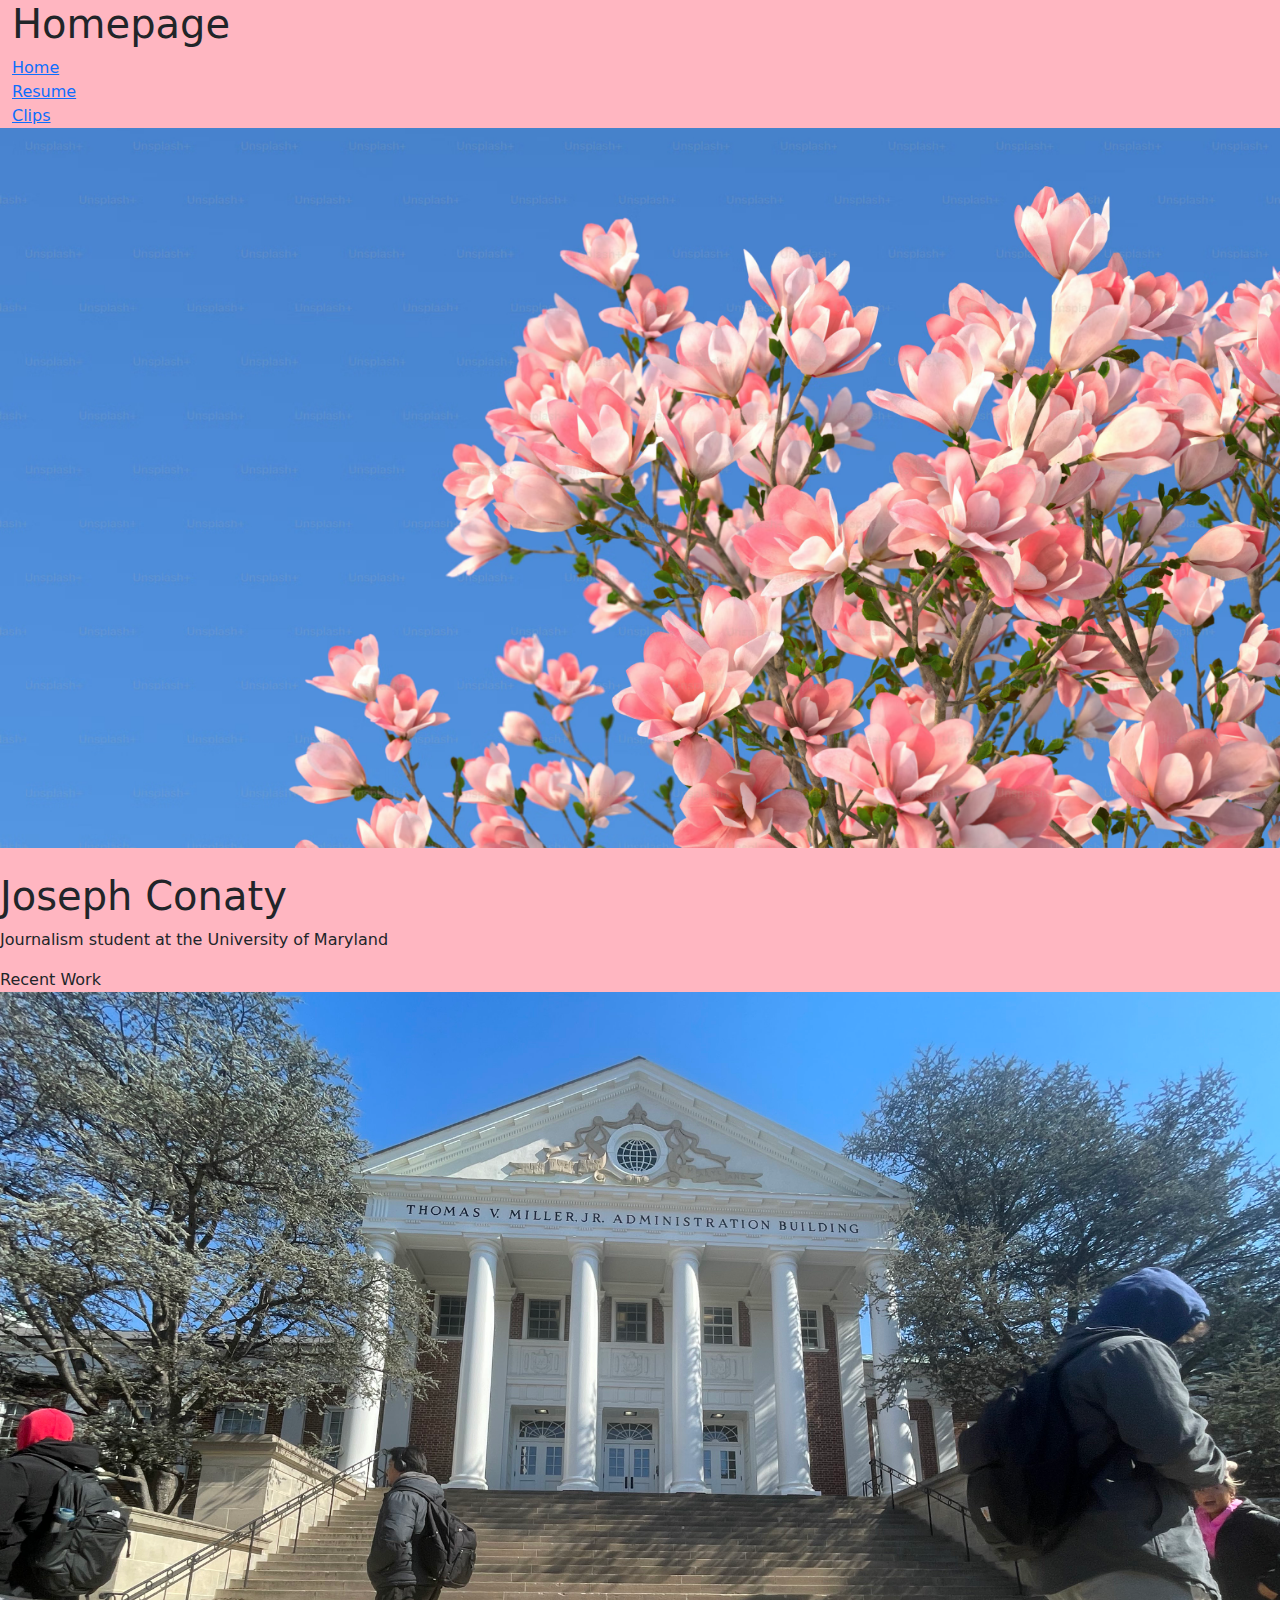
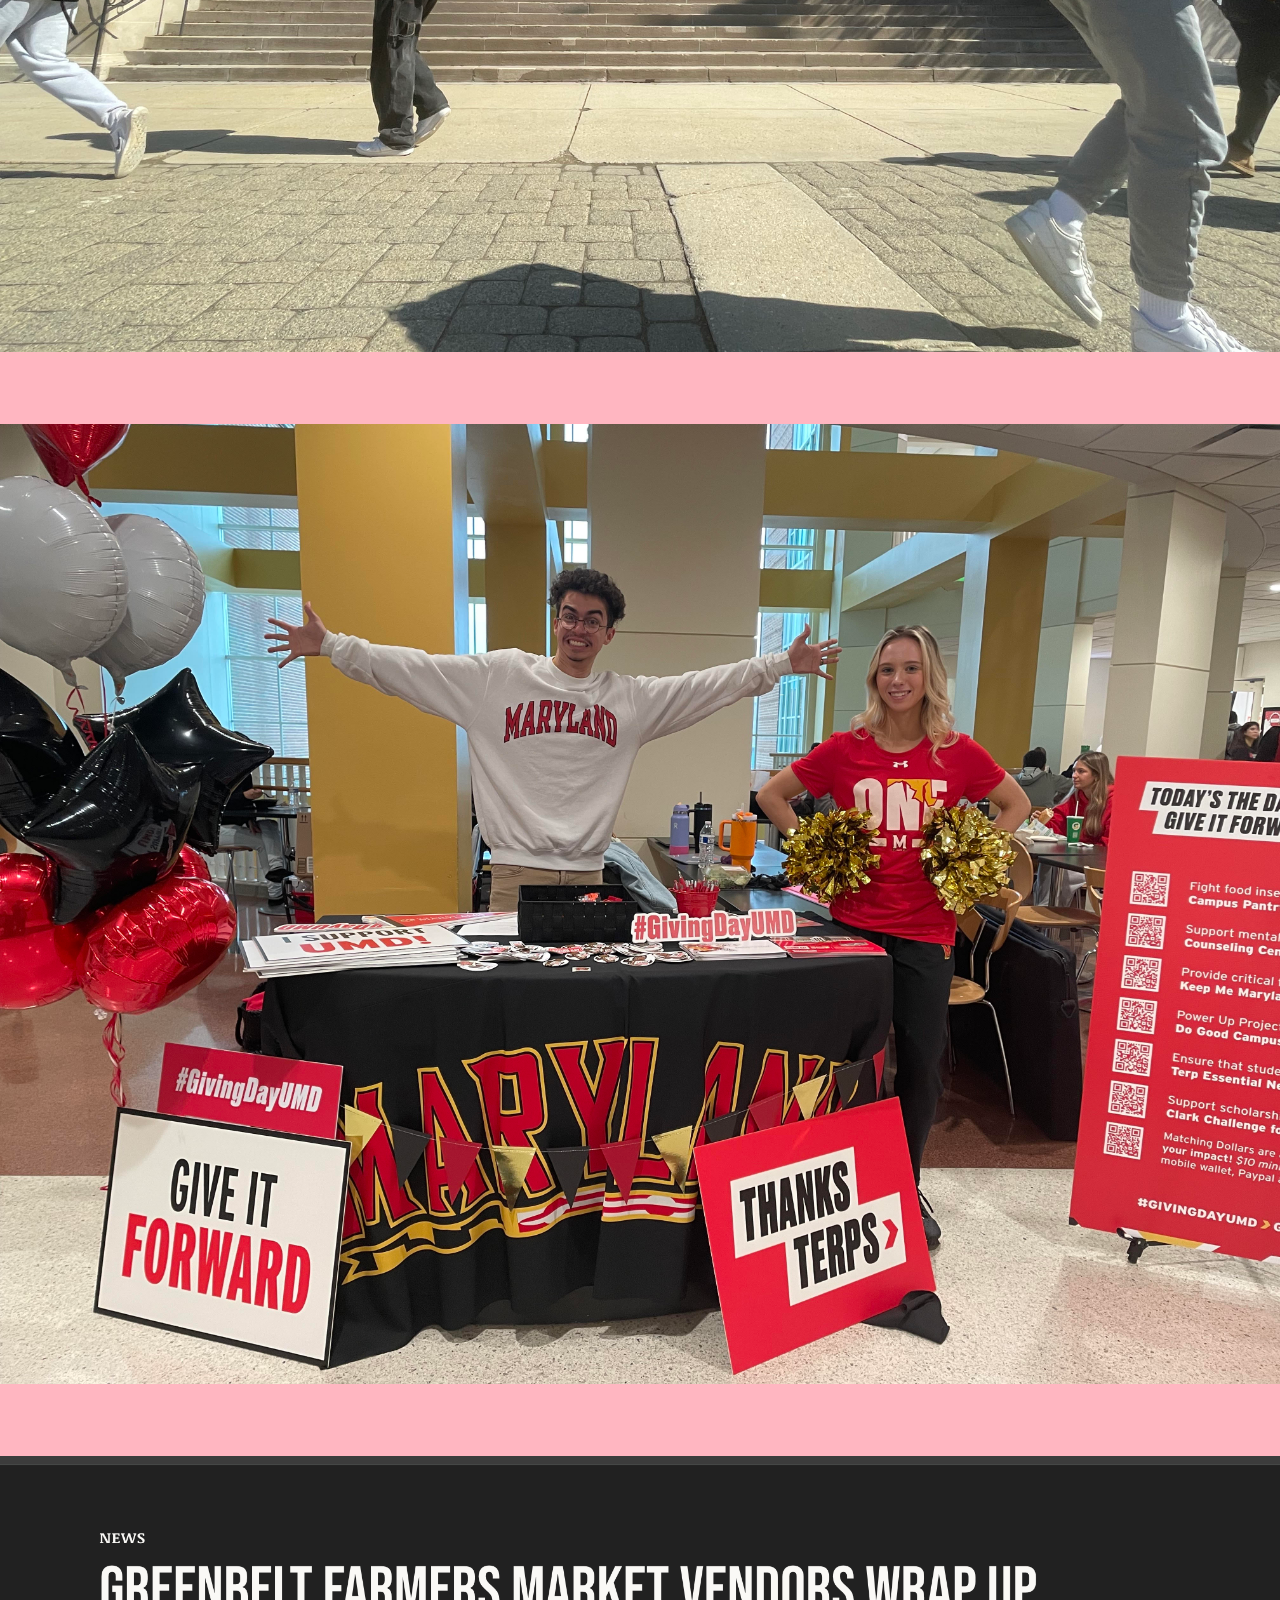
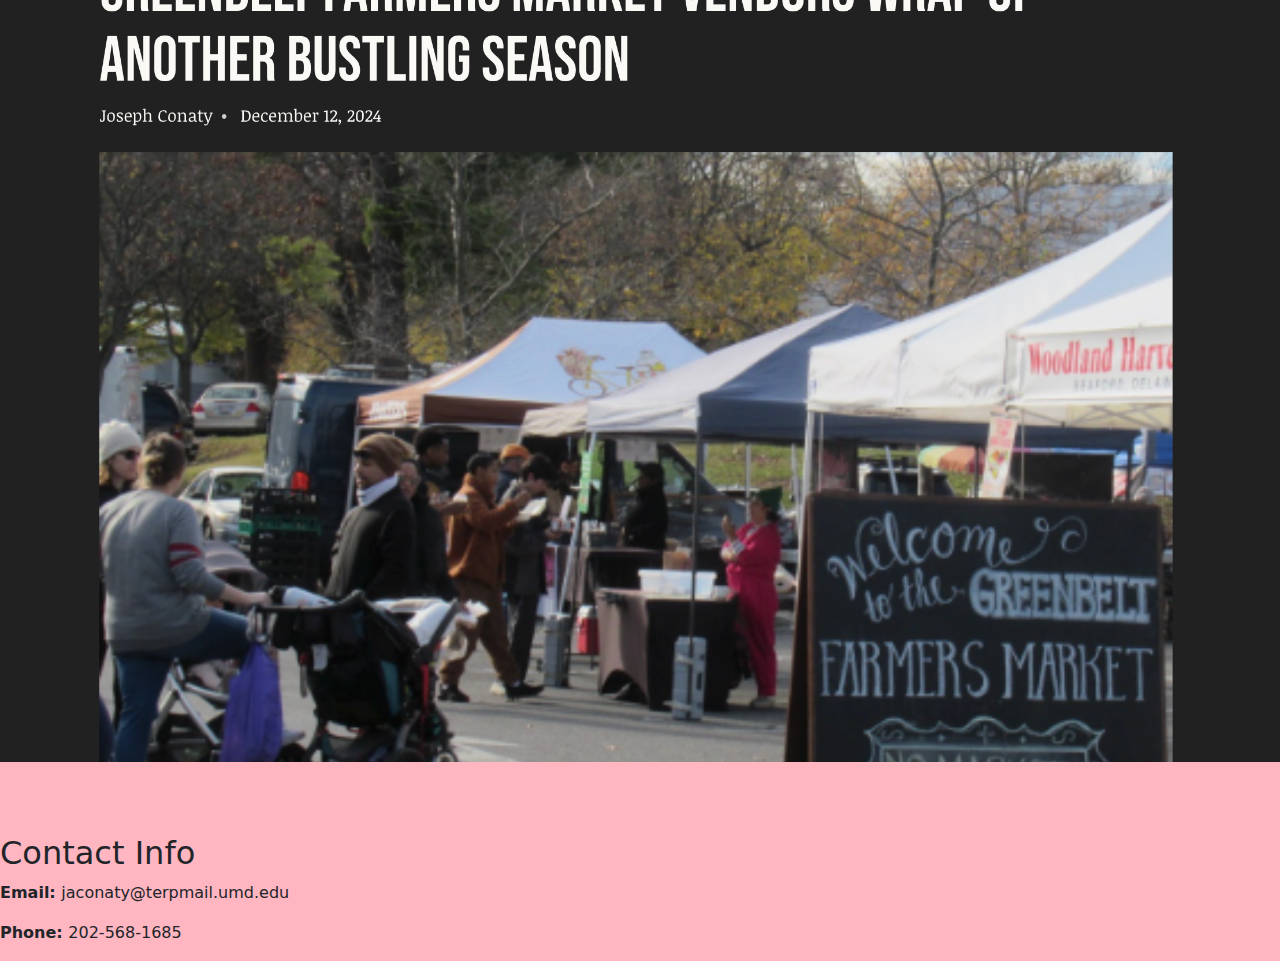
<file: projects/portfolio/index.html>
<!DOCTYPE html>
<html lang="en">

<head>
    <meta charset="UTF-8">
    <meta name="viewport" content="width=device-width, initial-scale=1.0">
    <title>Document</title>
    <script src="https://cdn.jsdelivr.net/npm/@popperjs/core@2.11.8/dist/umd/popper.min.js"
        integrity="sha384-I7E8VVD/ismYTF4hNIPjVp/Zjvgyol6VFvRkX/vR+Vc4jQkC+hVqc2pM8ODewa9r"
        crossorigin="anonymous"></script>
    <script src="https://cdn.jsdelivr.net/npm/bootstrap@5.3.3/dist/js/bootstrap.min.js"
        integrity="sha384-0pUGZvbkm6XF6gxjEnlmuGrJXVbNuzT9qBBavbLwCsOGabYfZo0T0to5eqruptLy"
        crossorigin="anonymous"></script>
    <link href="https://cdn.jsdelivr.net/npm/bootstrap@5.3.3/dist/css/bootstrap.min.css" rel="stylesheet"
        integrity="sha384-QWTKZyjpPEjISv5WaRU9OFeRpok6YctnYmDr5pNlyT2bRjXh0JMhjY6hW+ALEwIH" crossorigin="anonymous">
    <link rel="stylesheet" href="site/css/style.css">
</head>

<header>
    <div class="container-fluid">
        <div class="row justify-content-center align-items-end">
            <h1> Homepage </h1>
            <a href="#"> Home</a>
            <a href="resume/"> Resume </a>
            <a href="clips/"> Clips </a>
</header>
</div>
</div>


    <img src="site/imgs/pinkflower.jpg" alt="flower" class="img-fluid">
    <br>
    </br>
    <h1> Joseph Conaty</h1>
    <p> Journalism student at the University of Maryland </p>


<body>
    Recent Work
    <img src="site/imgs/presidentsofficeclose2.jpg" alt="president" class="img-fluid">
    <br>
    </br>
    <br>
    </br>
    <img src="site/imgs/givingday.jpg" alt="giving day" class="img-fluid">
    <br>
    </br>
    <br>
    </br>
    <img src="site/imgs/farmersmarket.png" alt="farmer" class="img-fluid">
</body>
<br>
</br>
<br>
</br>

<h2> Contact Info </h2>
<p> <b> Email: </b> jaconaty@terpmail.umd.edu 
   </p>
<p> 
    <b> Phone: </b> 202-568-1685
</p>
</html>
</file>
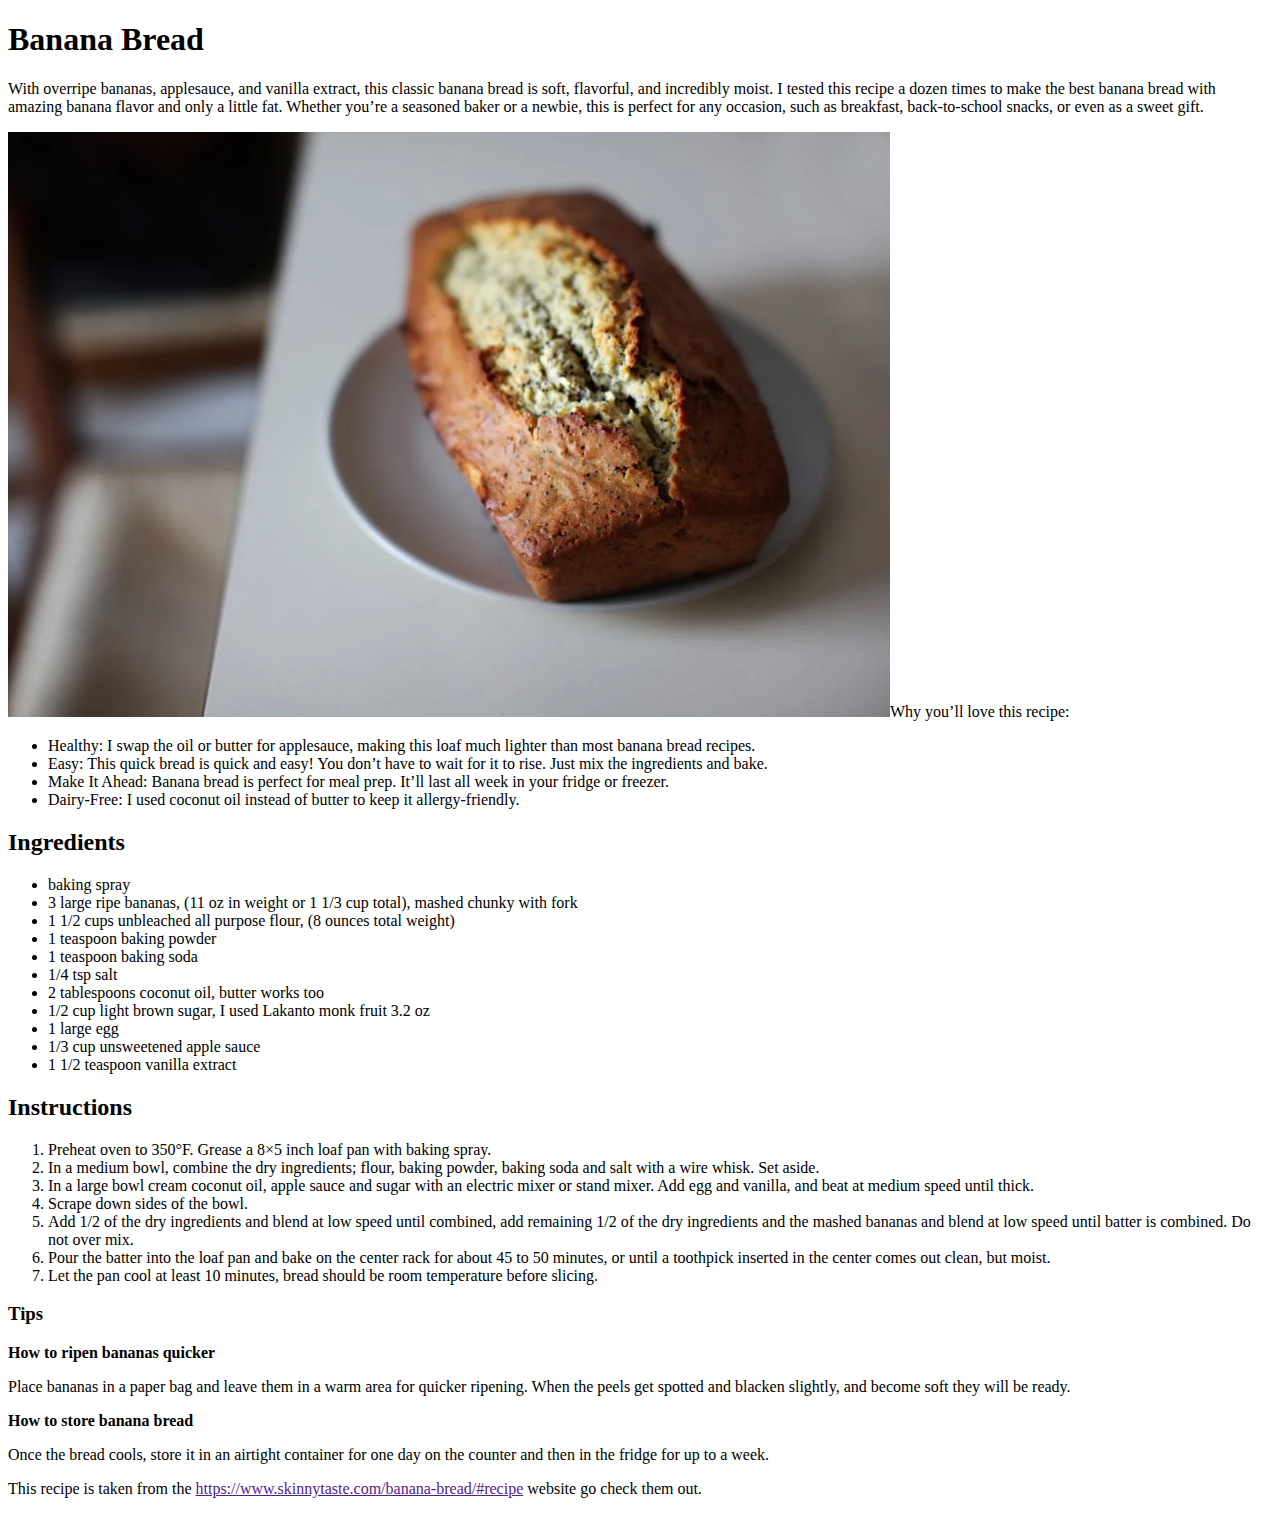
<file: projects/recipes/index.html>
<!DOCTYPE html>
<html lang="en">

<head>
    <meta charset="UTF-8">
    <meta name="viewport" content="width=device-width, initial-scale=1.0">
    <title>Banana Bread</title>
</head>

<body>
    <h1>Banana Bread</h1>
    <p>With overripe bananas, applesauce, and vanilla extract, this classic banana bread is soft, flavorful, and
        incredibly moist. I tested this recipe a dozen times to make the best banana bread with amazing banana flavor
        and only a little fat. Whether you’re a seasoned baker or a newbie, this is perfect for any occasion, such as
        breakfast, back-to-school snacks, or even as a sweet gift.</p>
    <img src="image/bananabread.png" <h2>Why you’ll love this recipe:</h2>
    <ul>
        <li>
            Healthy: I swap the oil or butter for applesauce, making this loaf much lighter than most banana bread
            recipes. </li>
        <li> Easy: This quick bread is quick and easy! You don’t have to wait for it to rise. Just mix the ingredients
            and bake. </li>
        <li> Make It Ahead: Banana bread is perfect for meal prep. It’ll last all week in your fridge or freezer. </li>
        <li> Dairy-Free: I used coconut oil instead of butter to keep it allergy-friendly.
        </li>
    </ul>
    <h2> Ingredients </h2>
    <ul>
        <li>baking spray
        </li>
        <li>3 large ripe bananas, (11 oz in weight or 1 1/3 cup total), mashed chunky with fork
        </li>
        <li>1 1/2 cups unbleached all purpose flour, (8 ounces total weight)
        </li>
        <li>1 teaspoon baking powder
        </li>
        <li>1 teaspoon baking soda
        </li>
        <li>1/4 tsp salt
        </li>
        <li>2 tablespoons coconut oil, butter works too
        </li>
        <li>1/2 cup light brown sugar, I used Lakanto monk fruit 3.2 oz
        </li>
        <li>1 large egg
        </li>
        <li>1/3 cup unsweetened apple sauce
        </li>
        <li>1 1/2 teaspoon vanilla extract
        </li>
    </ul>

    <h2> Instructions</h2>
    <ol>
        <li>Preheat oven to 350°F. Grease a 8×5 inch loaf pan with baking spray.
        </li>
        <li>In a medium bowl, combine the dry ingredients; flour, baking powder, baking soda and salt with a wire whisk.
            Set aside.
        </li>
        <li>In a large bowl cream coconut oil, apple sauce and sugar with an electric mixer or stand mixer. Add egg and
            vanilla, and beat at medium speed until thick.
        </li>
        <li>Scrape down sides of the bowl.
        </li>
        <li>Add 1/2 of the dry ingredients and blend at low speed until combined, add remaining 1/2 of the dry
            ingredients and the mashed bananas and blend at low speed until batter is combined. Do not over mix.
        </li>
        <li>Pour the batter into the loaf pan and bake on the center rack for about 45 to 50 minutes, or until a
            toothpick inserted in the center comes out clean, but moist.
        </li>
        <li>Let the pan cool at least 10 minutes, bread should be room temperature before slicing.
        </li>
    </ol>
    <h3> Tips </h3>
    <p> <b>How to ripen bananas quicker </b> </p>
    <p> Place bananas in a paper bag and leave them in a warm area for quicker ripening. When the peels get spotted and
        blacken slightly, and become soft they will be ready.
    </p>
    <p> <b> How to store banana bread </b> </p>
    <p> Once the bread cools, store it in an airtight container for one day on the counter and then in the fridge for up
        to a week.
    </p>
    <p> This recipe is taken from the <a href> https://www.skinnytaste.com/banana-bread/#recipe</a>
        website go check them out. </p>
</body>
</file>
<file: site/css/style.css>
body {
    background-color: #FFB6C1;   
   }
   
   main {
       background-color: #90D6FF;
   }

   text {
    font-family: "Times New Roman", serif; 
   }
</file>
<file: projects/article/css/style.css>
body {
    background-color: #FF69B4;
    font-size: 12px;
    color: #a9a9a9;
    font-weight: 500;
}




img {
    float: right;
}

h1 {
    background-color: #FFEC00;
    margin: 7.5em;
    padding: 10em;

}


h2 {
    letter-spacing: 2px;
    padding: 15px 0;
}

section {
    font-family: 'Franklin Gothic Medium', 'Arial Narrow', Arial, sans-serif;
    font-size: 2.5em;
}

.films {
    background-color: #003153;
    border: 3px solid blue;
    margin: .5em;
    line-height: 2.5;
    font-family: 'Segoe UI', Tahoma, Geneva, Verdana, sans-serif;
}
</file>
<file: projects/business/css/style.css>
@import url('https://fonts.googleapis.com/css2?family=Atkinson+Hyperlegible+Next:ital,wght@0,200..800;1,200..800&display=swap');

text {
    font-family: "Atkinson Hyperlegible Next", serif;
}

header {
    background-color: black;
    color: white;
    width: 100%
}

p {
    text-align: center;
}

h1 {
    text-align: center;
}

h2 {
    background-color: black;
    color: white;
    text-align: center;
}
</file>
<file: projects/final-project/css/style.css>
header {
    position: relative;
    text-align: center;
    padding: 3em 0em;
    font-family: "Gelasio", sans-serif;
    font-size: 10px;
}

img {
    padding: 0em;
    margin: 1em 1em;
}

main {
    font-family: "Helvetica", sans-serif;
    position: relative;
    text-align: center;
    font-size: 15px;
}

p {
    font-family: "Helvetica", sans-serif;
    position: relative;
    text-align: center;
    font-size: 15px;
}

h2 {
    position: relative;
    text-align: center;
}

section {
    position: relative;
    text-align: center;
    font-size: 10px;
}
</file>
<file: projects/portfolio/site/css/style.css>
body {
 background-color: #FFB6C1;   
}

main {
    background-color: #90D6FF;
}
</file>
